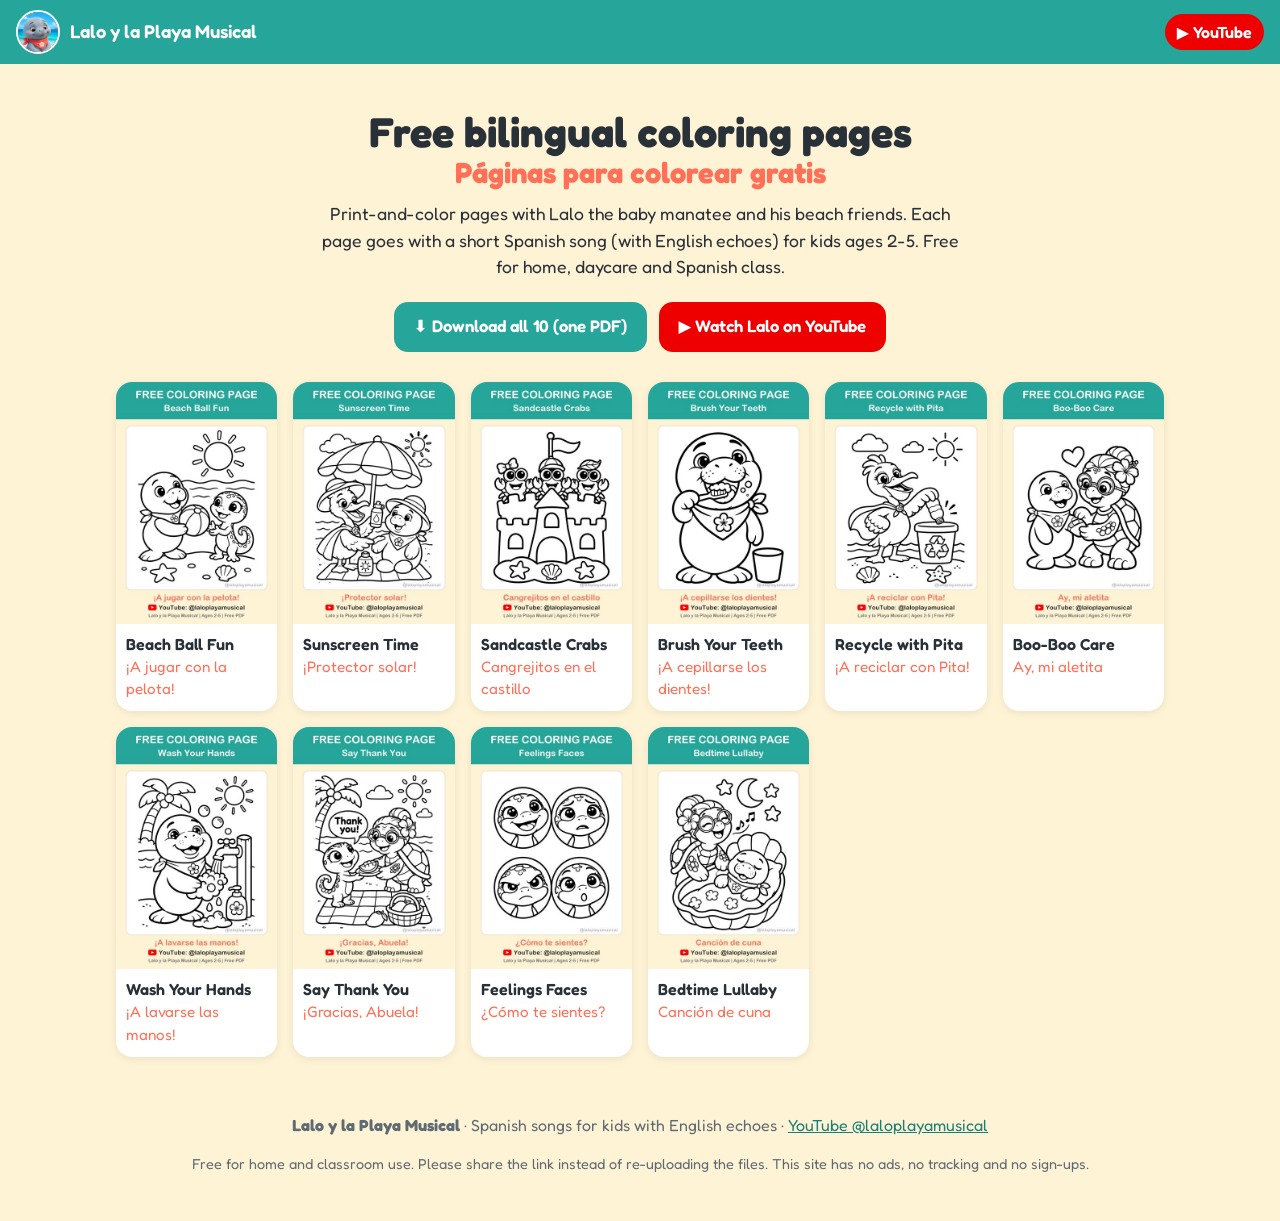
<file: index.html>
<!doctype html>
<html lang="en">
<head>
<meta charset="utf-8">
<meta name="viewport" content="width=device-width, initial-scale=1">
<title>Free Bilingual Coloring Pages for Kids (Spanish + English) | Lalo y la Playa Musical</title>
<meta name="description" content="Free bilingual coloring pages for toddlers and preschoolers. Print Spanish + English pages with Lalo the baby manatee and sing along with his songs on YouTube.">
<meta name="keywords" content="free coloring pages, bilingual printables, Spanish for toddlers, preschool Spanish, páginas para colorear, canciones infantiles, Lalo y la Playa Musical">
<link rel="canonical" href="https://laloplayamusical.github.io/">
<meta property="og:type" content="website">
<meta property="og:site_name" content="Lalo y la Playa Musical">
<meta property="og:title" content="Free Bilingual Coloring Pages for Kids (Spanish + English) | Lalo y la Playa Musical">
<meta property="og:description" content="Free bilingual coloring pages for toddlers and preschoolers. Print Spanish + English pages with Lalo the baby manatee and sing along with his songs on YouTube.">
<meta property="og:url" content="https://laloplayamusical.github.io/">
<meta property="og:image" content="https://laloplayamusical.github.io/img/pin-01-beach-ball.jpg">
<meta name="twitter:card" content="summary_large_image">

<link rel="icon" href="/img/favicon.png">
<link rel="alternate" type="application/rss+xml" title="Lalo y la Playa Musical printables" href="/feed.xml">
<link rel="stylesheet" href="/style.css">

</head>
<body>
<header class="top"><a class="logo" href="/"><img src="/img/lalo-avatar.png" alt="Lalo the baby manatee" width="44" height="44">Lalo y la Playa Musical</a>
<a class="yt" href="https://www.youtube.com/@laloplayamusical" rel="noopener">▶ YouTube</a></header>
<main>
<section class="hero">
<h1>Free bilingual coloring pages <span>Páginas para colorear gratis</span></h1>
<p>Print-and-color pages with Lalo the baby manatee and his beach friends. Each page goes with a short
Spanish song (with English echoes) for kids ages 2-5. Free for home, daycare and Spanish class.</p>
<a class="btn" href="/pdf/lalo-coloring-pack-all-10.pdf" download>⬇ Download all 10 (one PDF)</a>
<a class="btn red" href="https://www.youtube.com/@laloplayamusical" rel="noopener">▶ Watch Lalo on YouTube</a>
</section>
<div class="cards"><a class="card" href="/coloring/beach-ball/"><img src="/img/thumb-01-beach-ball.jpg" alt="Beach Ball Fun coloring page - ¡A jugar con la pelota!" loading="lazy" width="400" height="600">
<span class="en">Beach Ball Fun</span><span class="es">¡A jugar con la pelota!</span></a><a class="card" href="/coloring/sunscreen/"><img src="/img/thumb-02-sunscreen.jpg" alt="Sunscreen Time coloring page - ¡Protector solar!" loading="lazy" width="400" height="600">
<span class="en">Sunscreen Time</span><span class="es">¡Protector solar!</span></a><a class="card" href="/coloring/sandcastle-crabs/"><img src="/img/thumb-03-sandcastle-crabs.jpg" alt="Sandcastle Crabs coloring page - Cangrejitos en el castillo" loading="lazy" width="400" height="600">
<span class="en">Sandcastle Crabs</span><span class="es">Cangrejitos en el castillo</span></a><a class="card" href="/coloring/brush-teeth/"><img src="/img/thumb-04-brush-teeth.jpg" alt="Brush Your Teeth coloring page - ¡A cepillarse los dientes!" loading="lazy" width="400" height="600">
<span class="en">Brush Your Teeth</span><span class="es">¡A cepillarse los dientes!</span></a><a class="card" href="/coloring/recycle/"><img src="/img/thumb-05-recycle.jpg" alt="Recycle with Pita coloring page - ¡A reciclar con Pita!" loading="lazy" width="400" height="600">
<span class="en">Recycle with Pita</span><span class="es">¡A reciclar con Pita!</span></a><a class="card" href="/coloring/boo-boo/"><img src="/img/thumb-06-boo-boo.jpg" alt="Boo-Boo Care coloring page - Ay, mi aletita" loading="lazy" width="400" height="600">
<span class="en">Boo-Boo Care</span><span class="es">Ay, mi aletita</span></a><a class="card" href="/coloring/wash-hands/"><img src="/img/thumb-07-wash-hands.jpg" alt="Wash Your Hands coloring page - ¡A lavarse las manos!" loading="lazy" width="400" height="600">
<span class="en">Wash Your Hands</span><span class="es">¡A lavarse las manos!</span></a><a class="card" href="/coloring/thank-you/"><img src="/img/thumb-08-thank-you.jpg" alt="Say Thank You coloring page - ¡Gracias, Abuela!" loading="lazy" width="400" height="600">
<span class="en">Say Thank You</span><span class="es">¡Gracias, Abuela!</span></a><a class="card" href="/coloring/feelings/"><img src="/img/thumb-09-feelings.jpg" alt="Feelings Faces coloring page - ¿Cómo te sientes?" loading="lazy" width="400" height="600">
<span class="en">Feelings Faces</span><span class="es">¿Cómo te sientes?</span></a><a class="card" href="/coloring/bedtime/"><img src="/img/thumb-10-bedtime.jpg" alt="Bedtime Lullaby coloring page - Canción de cuna" loading="lazy" width="400" height="600">
<span class="en">Bedtime Lullaby</span><span class="es">Canción de cuna</span></a></div>
</main>
<footer>
<p><b>Lalo y la Playa Musical</b> · Spanish songs for kids with English echoes · <a href="https://www.youtube.com/@laloplayamusical" rel="noopener">YouTube @laloplayamusical</a></p>
<p class="small">Free for home and classroom use. Please share the link instead of re-uploading the files.
This site has no ads, no tracking and no sign-ups.</p>
</footer>
</body>
</html>
</file>
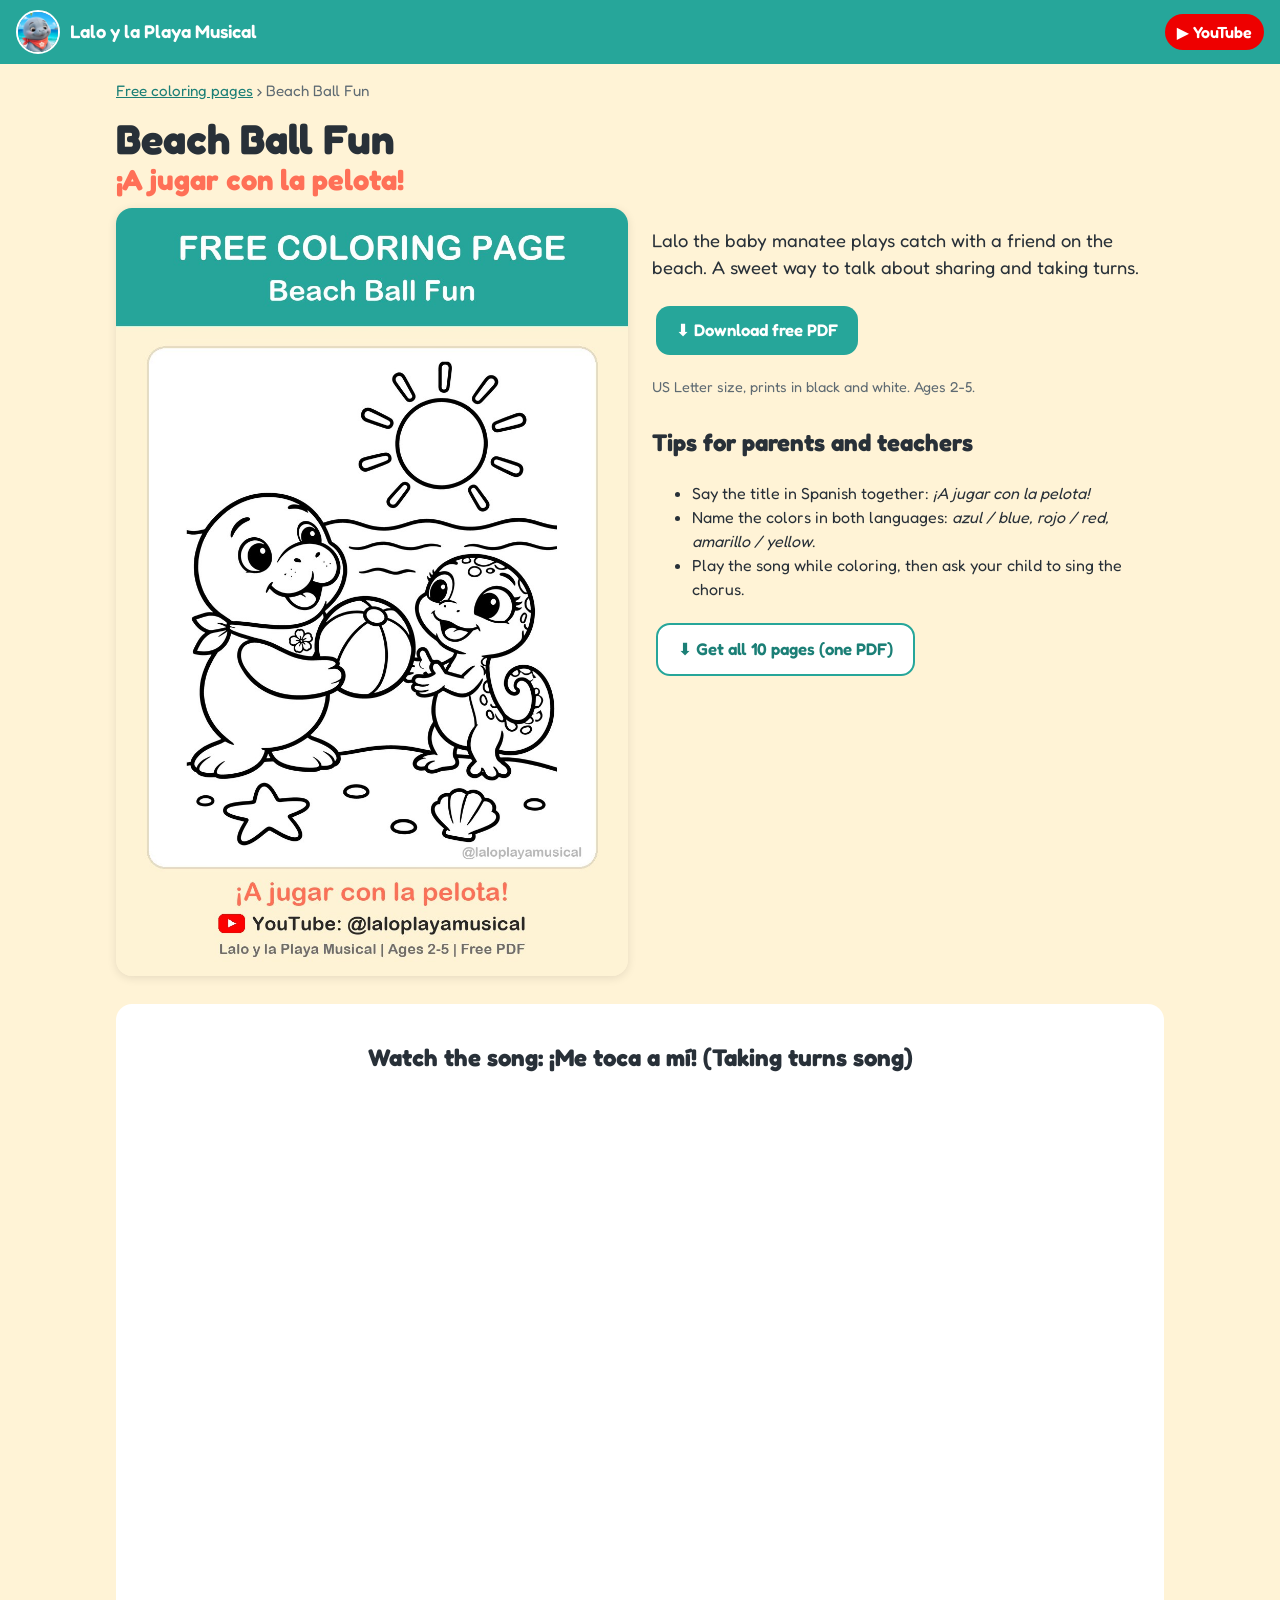
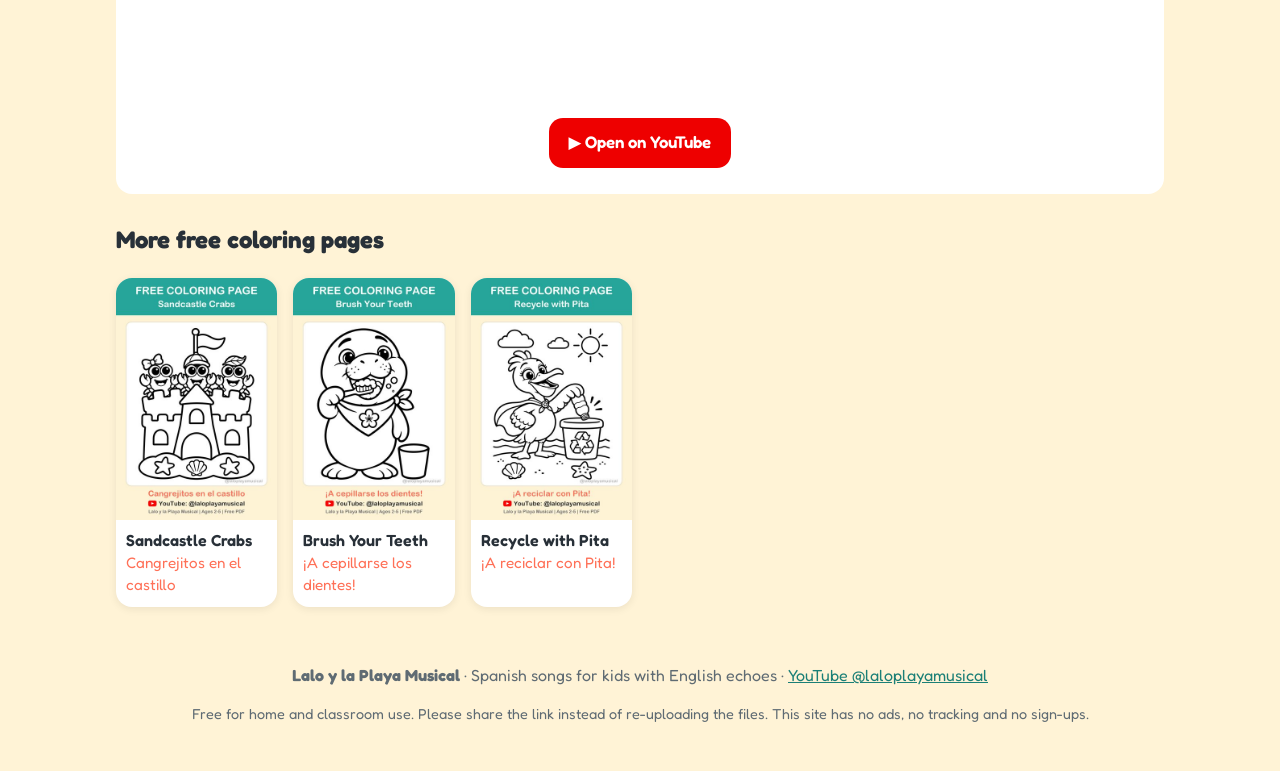
<file: coloring/beach-ball/index.html>
<!doctype html>
<html lang="en">
<head>
<meta charset="utf-8">
<meta name="viewport" content="width=device-width, initial-scale=1">
<title>Beach Ball Fun Free Coloring Page (Spanish + English) | Lalo y la Playa Musical</title>
<meta name="description" content="Free printable beach ball fun coloring page for toddlers and preschoolers, ages 2-5. ¡A jugar con la pelota!. Lalo the baby manatee plays catch with a friend on the beach. A sweet way to talk about sharing and taking turns.">
<meta name="keywords" content="free coloring pages, bilingual printables, Spanish for toddlers, preschool Spanish, páginas para colorear, canciones infantiles, Lalo y la Playa Musical">
<link rel="canonical" href="https://laloplayamusical.github.io/coloring/beach-ball/">
<meta property="og:type" content="website">
<meta property="og:site_name" content="Lalo y la Playa Musical">
<meta property="og:title" content="Beach Ball Fun Free Coloring Page (Spanish + English) | Lalo y la Playa Musical">
<meta property="og:description" content="Free printable beach ball fun coloring page for toddlers and preschoolers, ages 2-5. ¡A jugar con la pelota!. Lalo the baby manatee plays catch with a friend on the beach. A sweet way to talk about sharing and taking turns.">
<meta property="og:url" content="https://laloplayamusical.github.io/coloring/beach-ball/">
<meta property="og:image" content="https://laloplayamusical.github.io/img/pin-01-beach-ball.jpg">
<meta name="twitter:card" content="summary_large_image">

<link rel="icon" href="/img/favicon.png">
<link rel="alternate" type="application/rss+xml" title="Lalo y la Playa Musical printables" href="/feed.xml">
<link rel="stylesheet" href="/style.css">
<script type="application/ld+json">{"@context": "https://schema.org", "@type": "LearningResource", "name": "Beach Ball Fun coloring page - ¡A jugar con la pelota!", "description": "Lalo the baby manatee plays catch with a friend on the beach. A sweet way to talk about sharing and taking turns.", "url": "https://laloplayamusical.github.io/coloring/beach-ball/", "image": "https://laloplayamusical.github.io/img/pin-01-beach-ball.jpg", "isAccessibleForFree": true, "inLanguage": ["es", "en"], "learningResourceType": "Coloring page", "typicalAgeRange": "2-5", "educationalLevel": "Preschool", "publisher": {"@type": "Organization", "name": "Lalo y la Playa Musical", "sameAs": ["https://www.youtube.com/@laloplayamusical"]}}</script>
</head>
<body>
<header class="top"><a class="logo" href="/"><img src="/img/lalo-avatar.png" alt="Lalo the baby manatee" width="44" height="44">Lalo y la Playa Musical</a>
<a class="yt" href="https://www.youtube.com/@laloplayamusical" rel="noopener">▶ YouTube</a></header>
<main class="detail">
<nav class="crumbs"><a href="/">Free coloring pages</a> › Beach Ball Fun</nav>
<h1>Beach Ball Fun <span>¡A jugar con la pelota!</span></h1>
<div class="grid2">
<img class="preview" src="/img/pin-01-beach-ball.jpg" alt="Beach Ball Fun coloring page with Lalo the baby manatee - ¡A jugar con la pelota!" width="1000" height="1500">
<div>
<p class="lead">Lalo the baby manatee plays catch with a friend on the beach. A sweet way to talk about sharing and taking turns.</p>
<a class="btn" href="/pdf/lalo-coloring-01-beach-ball.pdf" download>⬇ Download free PDF</a>
<p class="small">US Letter size, prints in black and white. Ages 2-5.</p>
<h2>Tips for parents and teachers</h2>
<ul>
<li>Say the title in Spanish together: <i>¡A jugar con la pelota!</i></li>
<li>Name the colors in both languages: <i>azul / blue, rojo / red, amarillo / yellow</i>.</li>
<li>Play the song while coloring, then ask your child to sing the chorus.</li>
</ul>
<a class="btn ghost" href="/pdf/lalo-coloring-pack-all-10.pdf" download>⬇ Get all 10 pages (one PDF)</a>
</div>
</div>
<section class="video"><h2>Watch the song: ¡Me toca a mí! (Taking turns song)</h2>
<div class="short"><iframe src="https://www.youtube-nocookie.com/embed/PmBy1onZiYs" title="¡Me toca a mí! (Taking turns song)" loading="lazy"
allow="accelerometer; encrypted-media; gyroscope; picture-in-picture" allowfullscreen></iframe></div>
<a class="btn red" href="https://youtube.com/shorts/PmBy1onZiYs" rel="noopener">▶ Open on YouTube</a></section>
<h2>More free coloring pages</h2>
<div class="cards"><a class="card" href="/coloring/sandcastle-crabs/"><img src="/img/thumb-03-sandcastle-crabs.jpg" alt="Sandcastle Crabs coloring page - Cangrejitos en el castillo" loading="lazy" width="400" height="600">
<span class="en">Sandcastle Crabs</span><span class="es">Cangrejitos en el castillo</span></a><a class="card" href="/coloring/brush-teeth/"><img src="/img/thumb-04-brush-teeth.jpg" alt="Brush Your Teeth coloring page - ¡A cepillarse los dientes!" loading="lazy" width="400" height="600">
<span class="en">Brush Your Teeth</span><span class="es">¡A cepillarse los dientes!</span></a><a class="card" href="/coloring/recycle/"><img src="/img/thumb-05-recycle.jpg" alt="Recycle with Pita coloring page - ¡A reciclar con Pita!" loading="lazy" width="400" height="600">
<span class="en">Recycle with Pita</span><span class="es">¡A reciclar con Pita!</span></a></div>
</main>
<footer>
<p><b>Lalo y la Playa Musical</b> · Spanish songs for kids with English echoes · <a href="https://www.youtube.com/@laloplayamusical" rel="noopener">YouTube @laloplayamusical</a></p>
<p class="small">Free for home and classroom use. Please share the link instead of re-uploading the files.
This site has no ads, no tracking and no sign-ups.</p>
</footer>
</body>
</html>
</file>
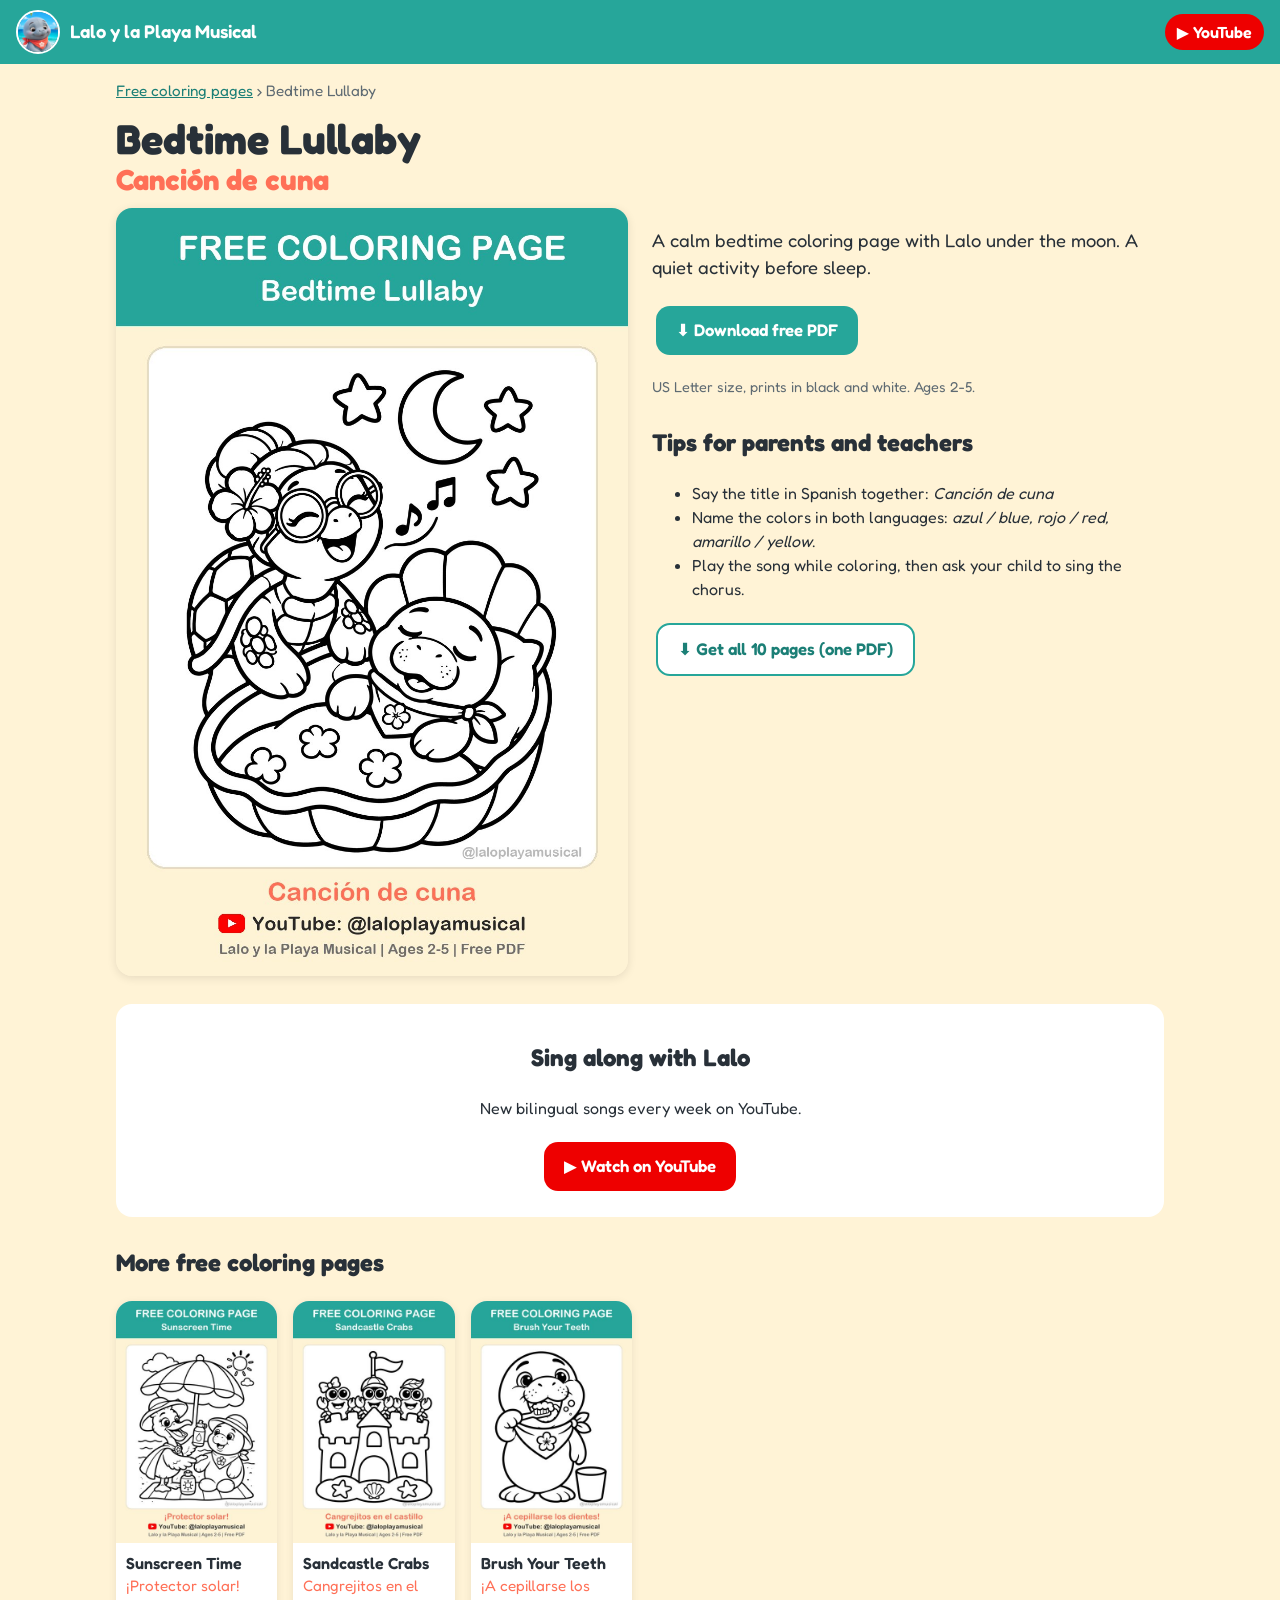
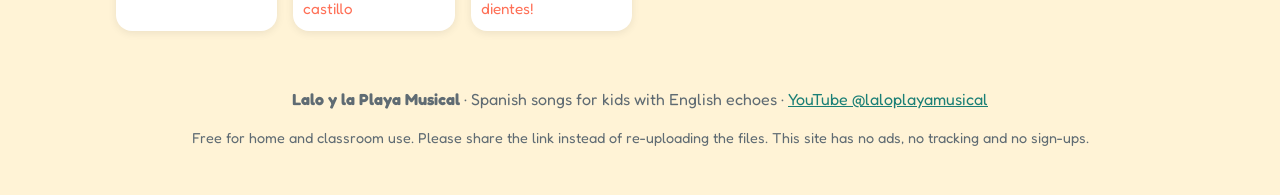
<file: coloring/bedtime/index.html>
<!doctype html>
<html lang="en">
<head>
<meta charset="utf-8">
<meta name="viewport" content="width=device-width, initial-scale=1">
<title>Bedtime Lullaby Free Coloring Page (Spanish + English) | Lalo y la Playa Musical</title>
<meta name="description" content="Free printable bedtime lullaby coloring page for toddlers and preschoolers, ages 2-5. Canción de cuna. A calm bedtime coloring page with Lalo under the moon. A quiet activity before sleep.">
<meta name="keywords" content="free coloring pages, bilingual printables, Spanish for toddlers, preschool Spanish, páginas para colorear, canciones infantiles, Lalo y la Playa Musical">
<link rel="canonical" href="https://laloplayamusical.github.io/coloring/bedtime/">
<meta property="og:type" content="website">
<meta property="og:site_name" content="Lalo y la Playa Musical">
<meta property="og:title" content="Bedtime Lullaby Free Coloring Page (Spanish + English) | Lalo y la Playa Musical">
<meta property="og:description" content="Free printable bedtime lullaby coloring page for toddlers and preschoolers, ages 2-5. Canción de cuna. A calm bedtime coloring page with Lalo under the moon. A quiet activity before sleep.">
<meta property="og:url" content="https://laloplayamusical.github.io/coloring/bedtime/">
<meta property="og:image" content="https://laloplayamusical.github.io/img/pin-10-bedtime.jpg">
<meta name="twitter:card" content="summary_large_image">

<link rel="icon" href="/img/favicon.png">
<link rel="alternate" type="application/rss+xml" title="Lalo y la Playa Musical printables" href="/feed.xml">
<link rel="stylesheet" href="/style.css">
<script type="application/ld+json">{"@context": "https://schema.org", "@type": "LearningResource", "name": "Bedtime Lullaby coloring page - Canción de cuna", "description": "A calm bedtime coloring page with Lalo under the moon. A quiet activity before sleep.", "url": "https://laloplayamusical.github.io/coloring/bedtime/", "image": "https://laloplayamusical.github.io/img/pin-10-bedtime.jpg", "isAccessibleForFree": true, "inLanguage": ["es", "en"], "learningResourceType": "Coloring page", "typicalAgeRange": "2-5", "educationalLevel": "Preschool", "publisher": {"@type": "Organization", "name": "Lalo y la Playa Musical", "sameAs": ["https://www.youtube.com/@laloplayamusical"]}}</script>
</head>
<body>
<header class="top"><a class="logo" href="/"><img src="/img/lalo-avatar.png" alt="Lalo the baby manatee" width="44" height="44">Lalo y la Playa Musical</a>
<a class="yt" href="https://www.youtube.com/@laloplayamusical" rel="noopener">▶ YouTube</a></header>
<main class="detail">
<nav class="crumbs"><a href="/">Free coloring pages</a> › Bedtime Lullaby</nav>
<h1>Bedtime Lullaby <span>Canción de cuna</span></h1>
<div class="grid2">
<img class="preview" src="/img/pin-10-bedtime.jpg" alt="Bedtime Lullaby coloring page with Lalo the baby manatee - Canción de cuna" width="1000" height="1500">
<div>
<p class="lead">A calm bedtime coloring page with Lalo under the moon. A quiet activity before sleep.</p>
<a class="btn" href="/pdf/lalo-coloring-10-bedtime.pdf" download>⬇ Download free PDF</a>
<p class="small">US Letter size, prints in black and white. Ages 2-5.</p>
<h2>Tips for parents and teachers</h2>
<ul>
<li>Say the title in Spanish together: <i>Canción de cuna</i></li>
<li>Name the colors in both languages: <i>azul / blue, rojo / red, amarillo / yellow</i>.</li>
<li>Play the song while coloring, then ask your child to sing the chorus.</li>
</ul>
<a class="btn ghost" href="/pdf/lalo-coloring-pack-all-10.pdf" download>⬇ Get all 10 pages (one PDF)</a>
</div>
</div>
<section class="video none"><h2>Sing along with Lalo</h2>
<p>New bilingual songs every week on YouTube.</p>
<a class="btn red" href="https://www.youtube.com/@laloplayamusical" rel="noopener">▶ Watch on YouTube</a></section>
<h2>More free coloring pages</h2>
<div class="cards"><a class="card" href="/coloring/sunscreen/"><img src="/img/thumb-02-sunscreen.jpg" alt="Sunscreen Time coloring page - ¡Protector solar!" loading="lazy" width="400" height="600">
<span class="en">Sunscreen Time</span><span class="es">¡Protector solar!</span></a><a class="card" href="/coloring/sandcastle-crabs/"><img src="/img/thumb-03-sandcastle-crabs.jpg" alt="Sandcastle Crabs coloring page - Cangrejitos en el castillo" loading="lazy" width="400" height="600">
<span class="en">Sandcastle Crabs</span><span class="es">Cangrejitos en el castillo</span></a><a class="card" href="/coloring/brush-teeth/"><img src="/img/thumb-04-brush-teeth.jpg" alt="Brush Your Teeth coloring page - ¡A cepillarse los dientes!" loading="lazy" width="400" height="600">
<span class="en">Brush Your Teeth</span><span class="es">¡A cepillarse los dientes!</span></a></div>
</main>
<footer>
<p><b>Lalo y la Playa Musical</b> · Spanish songs for kids with English echoes · <a href="https://www.youtube.com/@laloplayamusical" rel="noopener">YouTube @laloplayamusical</a></p>
<p class="small">Free for home and classroom use. Please share the link instead of re-uploading the files.
This site has no ads, no tracking and no sign-ups.</p>
</footer>
</body>
</html>
</file>
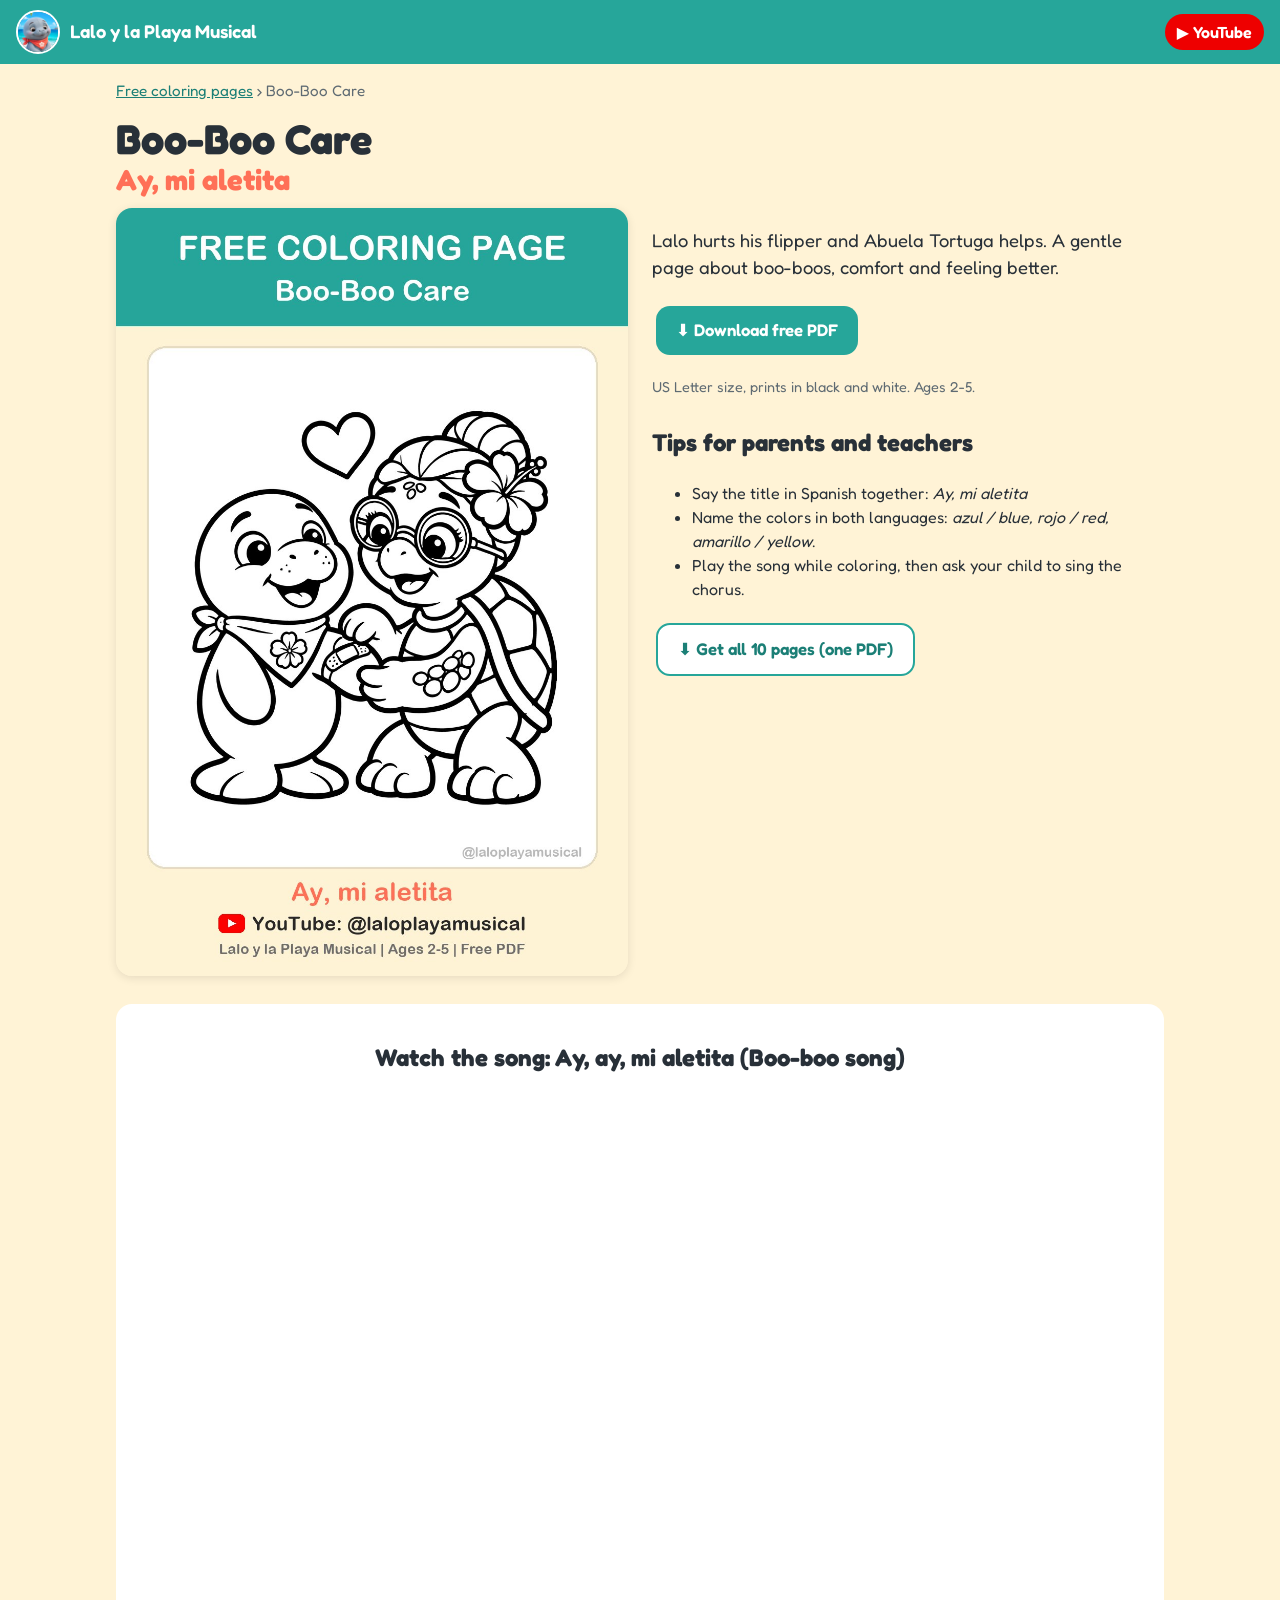
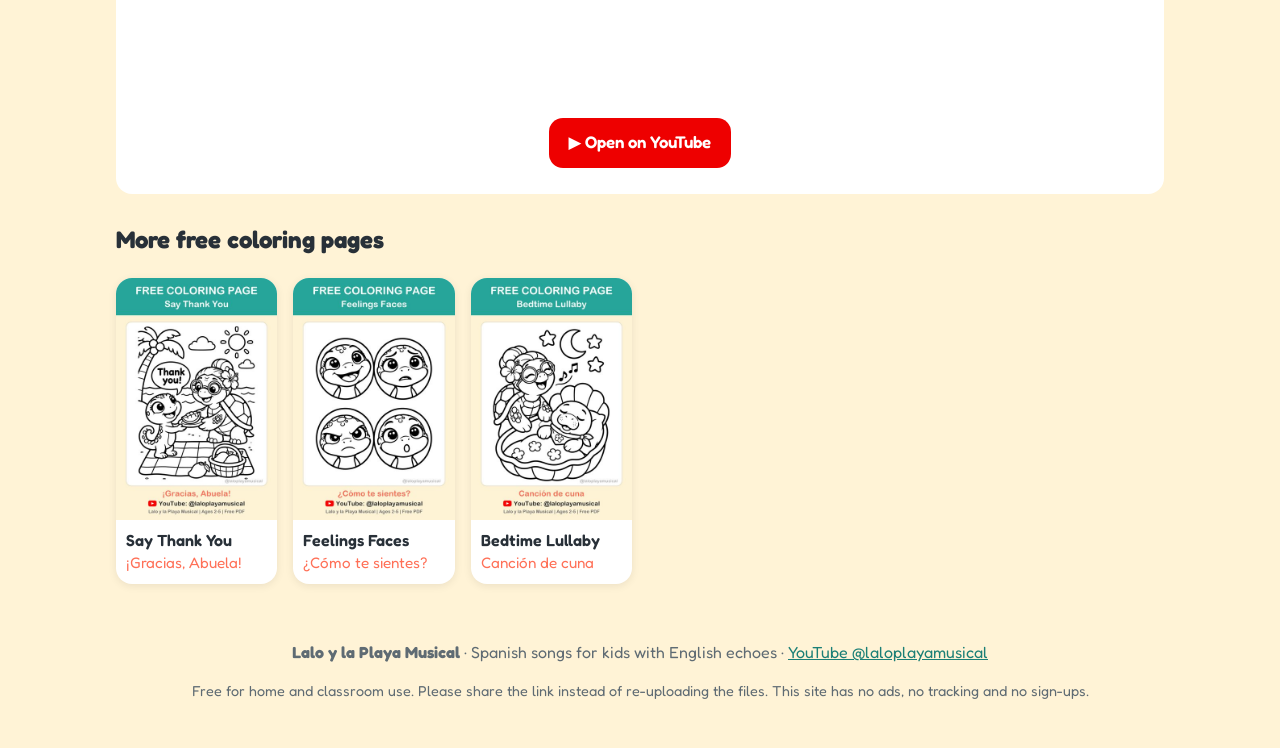
<file: coloring/boo-boo/index.html>
<!doctype html>
<html lang="en">
<head>
<meta charset="utf-8">
<meta name="viewport" content="width=device-width, initial-scale=1">
<title>Boo-Boo Care Free Coloring Page (Spanish + English) | Lalo y la Playa Musical</title>
<meta name="description" content="Free printable boo-boo care coloring page for toddlers and preschoolers, ages 2-5. Ay, mi aletita. Lalo hurts his flipper and Abuela Tortuga helps. A gentle page about boo-boos, comfort and feeling better.">
<meta name="keywords" content="free coloring pages, bilingual printables, Spanish for toddlers, preschool Spanish, páginas para colorear, canciones infantiles, Lalo y la Playa Musical">
<link rel="canonical" href="https://laloplayamusical.github.io/coloring/boo-boo/">
<meta property="og:type" content="website">
<meta property="og:site_name" content="Lalo y la Playa Musical">
<meta property="og:title" content="Boo-Boo Care Free Coloring Page (Spanish + English) | Lalo y la Playa Musical">
<meta property="og:description" content="Free printable boo-boo care coloring page for toddlers and preschoolers, ages 2-5. Ay, mi aletita. Lalo hurts his flipper and Abuela Tortuga helps. A gentle page about boo-boos, comfort and feeling better.">
<meta property="og:url" content="https://laloplayamusical.github.io/coloring/boo-boo/">
<meta property="og:image" content="https://laloplayamusical.github.io/img/pin-06-boo-boo.jpg">
<meta name="twitter:card" content="summary_large_image">

<link rel="icon" href="/img/favicon.png">
<link rel="alternate" type="application/rss+xml" title="Lalo y la Playa Musical printables" href="/feed.xml">
<link rel="stylesheet" href="/style.css">
<script type="application/ld+json">{"@context": "https://schema.org", "@type": "LearningResource", "name": "Boo-Boo Care coloring page - Ay, mi aletita", "description": "Lalo hurts his flipper and Abuela Tortuga helps. A gentle page about boo-boos, comfort and feeling better.", "url": "https://laloplayamusical.github.io/coloring/boo-boo/", "image": "https://laloplayamusical.github.io/img/pin-06-boo-boo.jpg", "isAccessibleForFree": true, "inLanguage": ["es", "en"], "learningResourceType": "Coloring page", "typicalAgeRange": "2-5", "educationalLevel": "Preschool", "publisher": {"@type": "Organization", "name": "Lalo y la Playa Musical", "sameAs": ["https://www.youtube.com/@laloplayamusical"]}}</script>
</head>
<body>
<header class="top"><a class="logo" href="/"><img src="/img/lalo-avatar.png" alt="Lalo the baby manatee" width="44" height="44">Lalo y la Playa Musical</a>
<a class="yt" href="https://www.youtube.com/@laloplayamusical" rel="noopener">▶ YouTube</a></header>
<main class="detail">
<nav class="crumbs"><a href="/">Free coloring pages</a> › Boo-Boo Care</nav>
<h1>Boo-Boo Care <span>Ay, mi aletita</span></h1>
<div class="grid2">
<img class="preview" src="/img/pin-06-boo-boo.jpg" alt="Boo-Boo Care coloring page with Lalo the baby manatee - Ay, mi aletita" width="1000" height="1500">
<div>
<p class="lead">Lalo hurts his flipper and Abuela Tortuga helps. A gentle page about boo-boos, comfort and feeling better.</p>
<a class="btn" href="/pdf/lalo-coloring-06-boo-boo.pdf" download>⬇ Download free PDF</a>
<p class="small">US Letter size, prints in black and white. Ages 2-5.</p>
<h2>Tips for parents and teachers</h2>
<ul>
<li>Say the title in Spanish together: <i>Ay, mi aletita</i></li>
<li>Name the colors in both languages: <i>azul / blue, rojo / red, amarillo / yellow</i>.</li>
<li>Play the song while coloring, then ask your child to sing the chorus.</li>
</ul>
<a class="btn ghost" href="/pdf/lalo-coloring-pack-all-10.pdf" download>⬇ Get all 10 pages (one PDF)</a>
</div>
</div>
<section class="video"><h2>Watch the song: Ay, ay, mi aletita (Boo-boo song)</h2>
<div class="short"><iframe src="https://www.youtube-nocookie.com/embed/1WzIF5veljk" title="Ay, ay, mi aletita (Boo-boo song)" loading="lazy"
allow="accelerometer; encrypted-media; gyroscope; picture-in-picture" allowfullscreen></iframe></div>
<a class="btn red" href="https://youtube.com/shorts/1WzIF5veljk" rel="noopener">▶ Open on YouTube</a></section>
<h2>More free coloring pages</h2>
<div class="cards"><a class="card" href="/coloring/thank-you/"><img src="/img/thumb-08-thank-you.jpg" alt="Say Thank You coloring page - ¡Gracias, Abuela!" loading="lazy" width="400" height="600">
<span class="en">Say Thank You</span><span class="es">¡Gracias, Abuela!</span></a><a class="card" href="/coloring/feelings/"><img src="/img/thumb-09-feelings.jpg" alt="Feelings Faces coloring page - ¿Cómo te sientes?" loading="lazy" width="400" height="600">
<span class="en">Feelings Faces</span><span class="es">¿Cómo te sientes?</span></a><a class="card" href="/coloring/bedtime/"><img src="/img/thumb-10-bedtime.jpg" alt="Bedtime Lullaby coloring page - Canción de cuna" loading="lazy" width="400" height="600">
<span class="en">Bedtime Lullaby</span><span class="es">Canción de cuna</span></a></div>
</main>
<footer>
<p><b>Lalo y la Playa Musical</b> · Spanish songs for kids with English echoes · <a href="https://www.youtube.com/@laloplayamusical" rel="noopener">YouTube @laloplayamusical</a></p>
<p class="small">Free for home and classroom use. Please share the link instead of re-uploading the files.
This site has no ads, no tracking and no sign-ups.</p>
</footer>
</body>
</html>
</file>
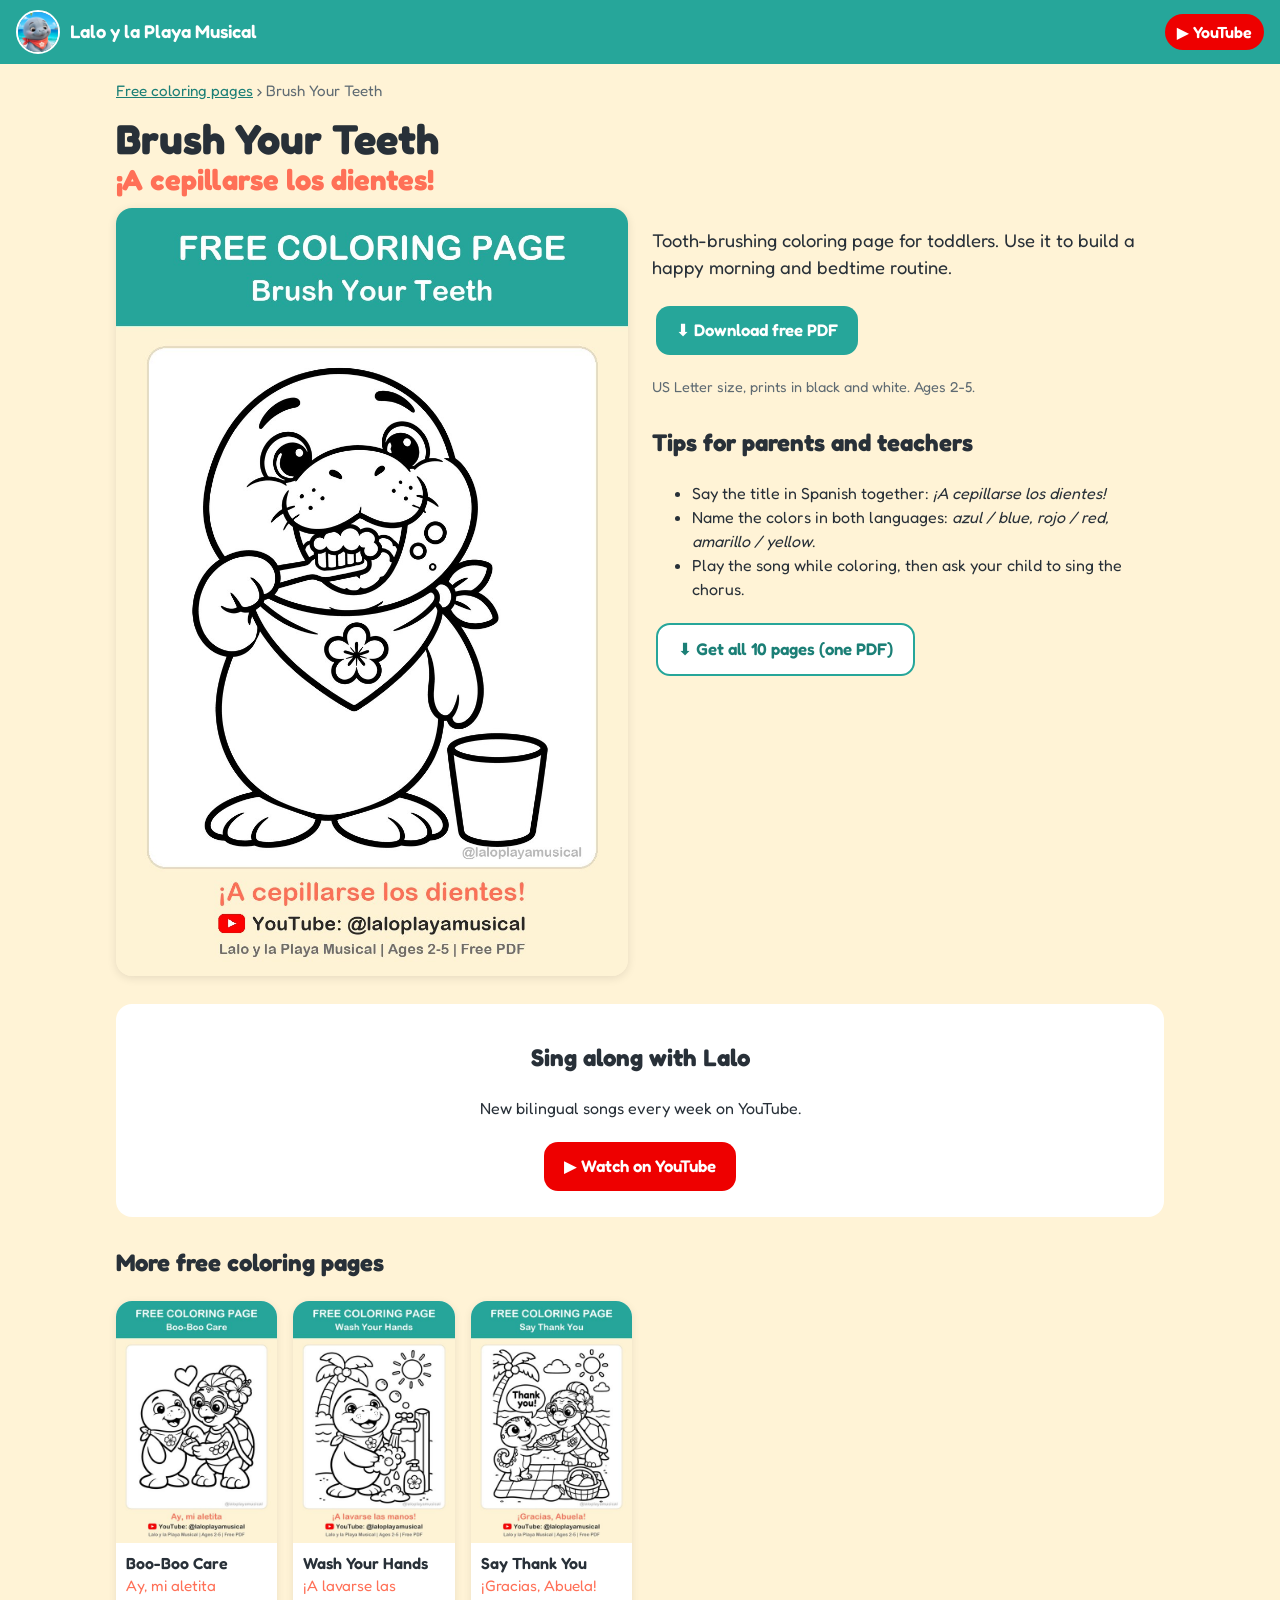
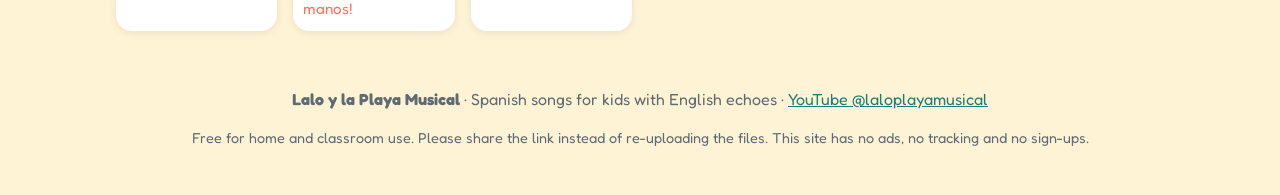
<file: coloring/brush-teeth/index.html>
<!doctype html>
<html lang="en">
<head>
<meta charset="utf-8">
<meta name="viewport" content="width=device-width, initial-scale=1">
<title>Brush Your Teeth Free Coloring Page (Spanish + English) | Lalo y la Playa Musical</title>
<meta name="description" content="Free printable brush your teeth coloring page for toddlers and preschoolers, ages 2-5. ¡A cepillarse los dientes!. Tooth-brushing coloring page for toddlers. Use it to build a happy morning and bedtime routine.">
<meta name="keywords" content="free coloring pages, bilingual printables, Spanish for toddlers, preschool Spanish, páginas para colorear, canciones infantiles, Lalo y la Playa Musical">
<link rel="canonical" href="https://laloplayamusical.github.io/coloring/brush-teeth/">
<meta property="og:type" content="website">
<meta property="og:site_name" content="Lalo y la Playa Musical">
<meta property="og:title" content="Brush Your Teeth Free Coloring Page (Spanish + English) | Lalo y la Playa Musical">
<meta property="og:description" content="Free printable brush your teeth coloring page for toddlers and preschoolers, ages 2-5. ¡A cepillarse los dientes!. Tooth-brushing coloring page for toddlers. Use it to build a happy morning and bedtime routine.">
<meta property="og:url" content="https://laloplayamusical.github.io/coloring/brush-teeth/">
<meta property="og:image" content="https://laloplayamusical.github.io/img/pin-04-brush-teeth.jpg">
<meta name="twitter:card" content="summary_large_image">

<link rel="icon" href="/img/favicon.png">
<link rel="alternate" type="application/rss+xml" title="Lalo y la Playa Musical printables" href="/feed.xml">
<link rel="stylesheet" href="/style.css">
<script type="application/ld+json">{"@context": "https://schema.org", "@type": "LearningResource", "name": "Brush Your Teeth coloring page - ¡A cepillarse los dientes!", "description": "Tooth-brushing coloring page for toddlers. Use it to build a happy morning and bedtime routine.", "url": "https://laloplayamusical.github.io/coloring/brush-teeth/", "image": "https://laloplayamusical.github.io/img/pin-04-brush-teeth.jpg", "isAccessibleForFree": true, "inLanguage": ["es", "en"], "learningResourceType": "Coloring page", "typicalAgeRange": "2-5", "educationalLevel": "Preschool", "publisher": {"@type": "Organization", "name": "Lalo y la Playa Musical", "sameAs": ["https://www.youtube.com/@laloplayamusical"]}}</script>
</head>
<body>
<header class="top"><a class="logo" href="/"><img src="/img/lalo-avatar.png" alt="Lalo the baby manatee" width="44" height="44">Lalo y la Playa Musical</a>
<a class="yt" href="https://www.youtube.com/@laloplayamusical" rel="noopener">▶ YouTube</a></header>
<main class="detail">
<nav class="crumbs"><a href="/">Free coloring pages</a> › Brush Your Teeth</nav>
<h1>Brush Your Teeth <span>¡A cepillarse los dientes!</span></h1>
<div class="grid2">
<img class="preview" src="/img/pin-04-brush-teeth.jpg" alt="Brush Your Teeth coloring page with Lalo the baby manatee - ¡A cepillarse los dientes!" width="1000" height="1500">
<div>
<p class="lead">Tooth-brushing coloring page for toddlers. Use it to build a happy morning and bedtime routine.</p>
<a class="btn" href="/pdf/lalo-coloring-04-brush-teeth.pdf" download>⬇ Download free PDF</a>
<p class="small">US Letter size, prints in black and white. Ages 2-5.</p>
<h2>Tips for parents and teachers</h2>
<ul>
<li>Say the title in Spanish together: <i>¡A cepillarse los dientes!</i></li>
<li>Name the colors in both languages: <i>azul / blue, rojo / red, amarillo / yellow</i>.</li>
<li>Play the song while coloring, then ask your child to sing the chorus.</li>
</ul>
<a class="btn ghost" href="/pdf/lalo-coloring-pack-all-10.pdf" download>⬇ Get all 10 pages (one PDF)</a>
</div>
</div>
<section class="video none"><h2>Sing along with Lalo</h2>
<p>New bilingual songs every week on YouTube.</p>
<a class="btn red" href="https://www.youtube.com/@laloplayamusical" rel="noopener">▶ Watch on YouTube</a></section>
<h2>More free coloring pages</h2>
<div class="cards"><a class="card" href="/coloring/boo-boo/"><img src="/img/thumb-06-boo-boo.jpg" alt="Boo-Boo Care coloring page - Ay, mi aletita" loading="lazy" width="400" height="600">
<span class="en">Boo-Boo Care</span><span class="es">Ay, mi aletita</span></a><a class="card" href="/coloring/wash-hands/"><img src="/img/thumb-07-wash-hands.jpg" alt="Wash Your Hands coloring page - ¡A lavarse las manos!" loading="lazy" width="400" height="600">
<span class="en">Wash Your Hands</span><span class="es">¡A lavarse las manos!</span></a><a class="card" href="/coloring/thank-you/"><img src="/img/thumb-08-thank-you.jpg" alt="Say Thank You coloring page - ¡Gracias, Abuela!" loading="lazy" width="400" height="600">
<span class="en">Say Thank You</span><span class="es">¡Gracias, Abuela!</span></a></div>
</main>
<footer>
<p><b>Lalo y la Playa Musical</b> · Spanish songs for kids with English echoes · <a href="https://www.youtube.com/@laloplayamusical" rel="noopener">YouTube @laloplayamusical</a></p>
<p class="small">Free for home and classroom use. Please share the link instead of re-uploading the files.
This site has no ads, no tracking and no sign-ups.</p>
</footer>
</body>
</html>
</file>
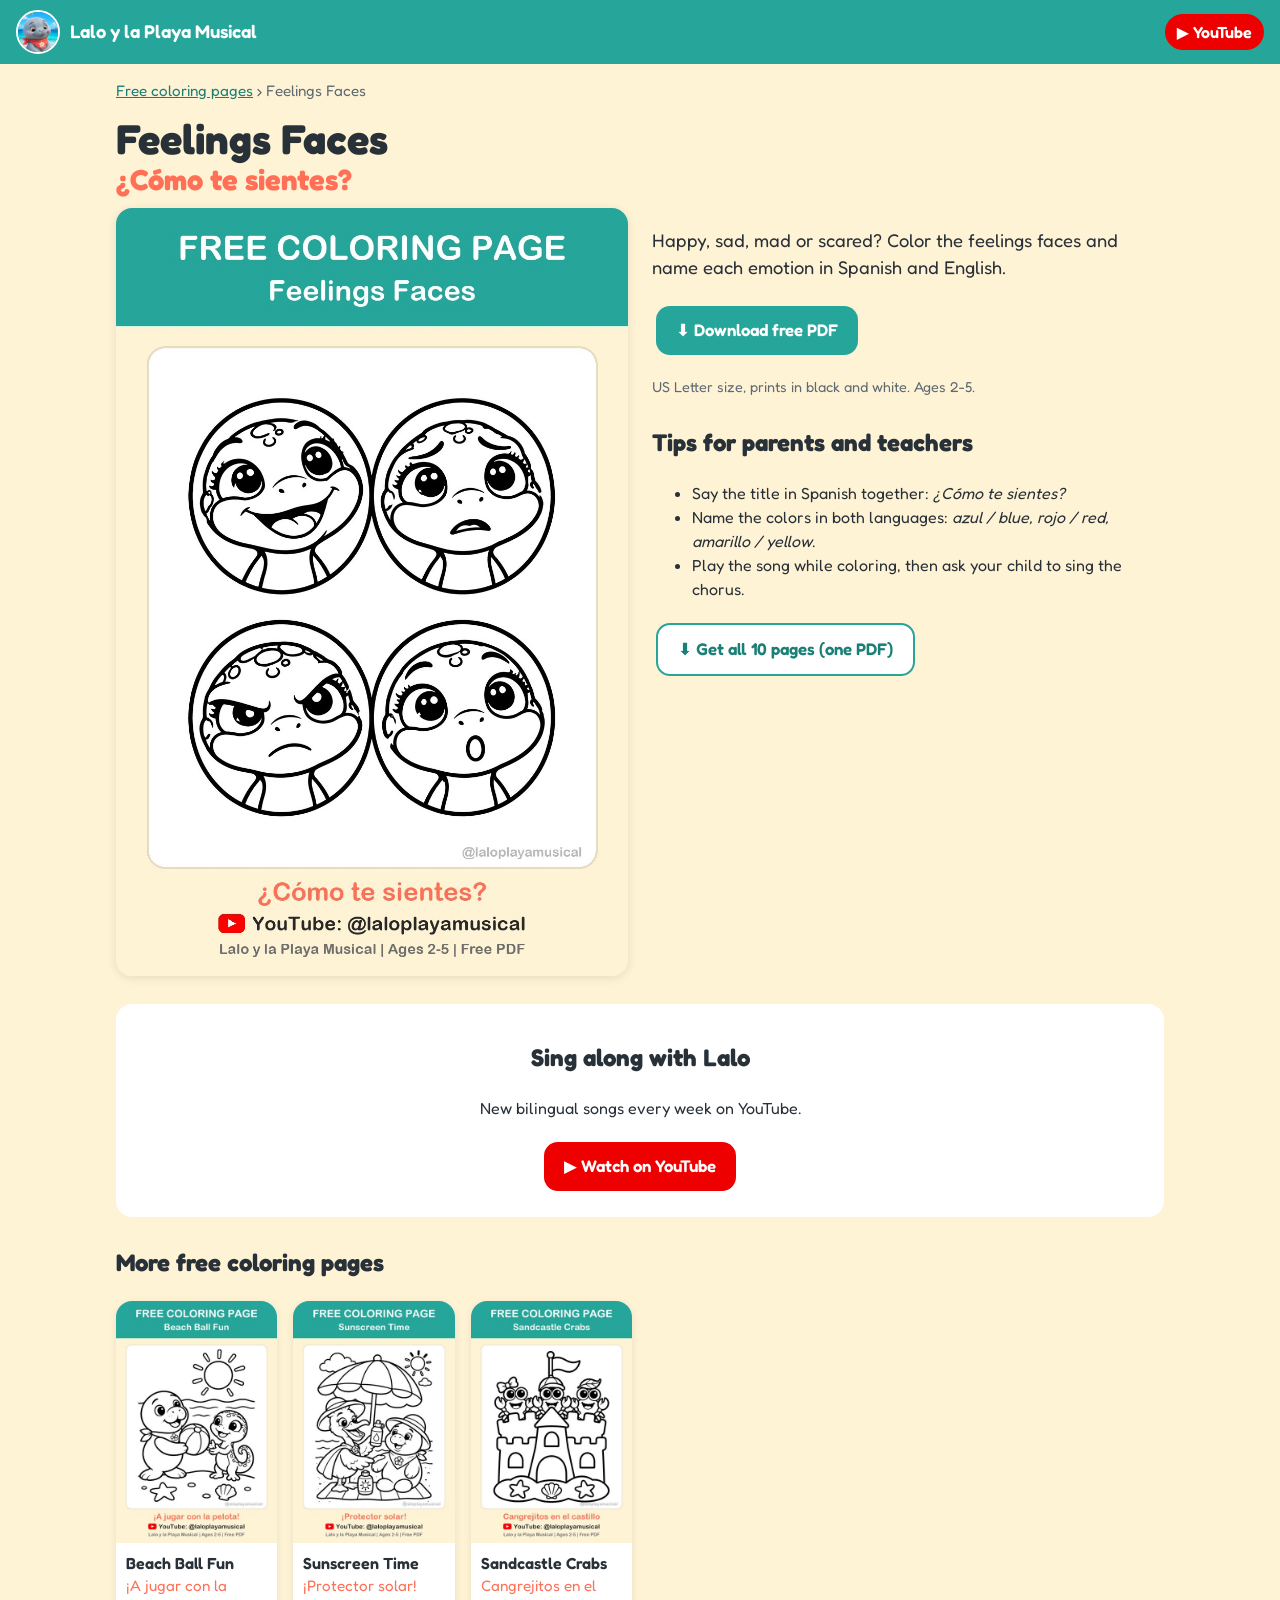
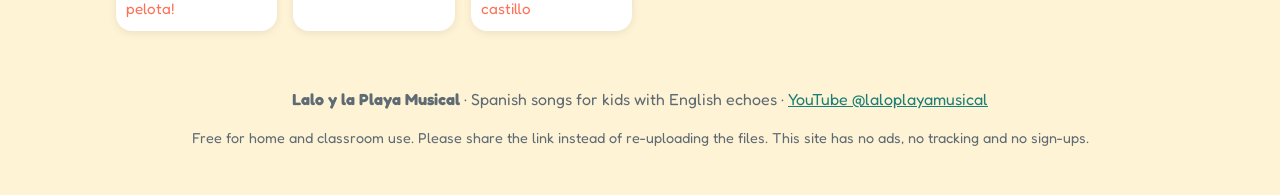
<file: coloring/feelings/index.html>
<!doctype html>
<html lang="en">
<head>
<meta charset="utf-8">
<meta name="viewport" content="width=device-width, initial-scale=1">
<title>Feelings Faces Free Coloring Page (Spanish + English) | Lalo y la Playa Musical</title>
<meta name="description" content="Free printable feelings faces coloring page for toddlers and preschoolers, ages 2-5. ¿Cómo te sientes?. Happy, sad, mad or scared? Color the feelings faces and name each emotion in Spanish and English.">
<meta name="keywords" content="free coloring pages, bilingual printables, Spanish for toddlers, preschool Spanish, páginas para colorear, canciones infantiles, Lalo y la Playa Musical">
<link rel="canonical" href="https://laloplayamusical.github.io/coloring/feelings/">
<meta property="og:type" content="website">
<meta property="og:site_name" content="Lalo y la Playa Musical">
<meta property="og:title" content="Feelings Faces Free Coloring Page (Spanish + English) | Lalo y la Playa Musical">
<meta property="og:description" content="Free printable feelings faces coloring page for toddlers and preschoolers, ages 2-5. ¿Cómo te sientes?. Happy, sad, mad or scared? Color the feelings faces and name each emotion in Spanish and English.">
<meta property="og:url" content="https://laloplayamusical.github.io/coloring/feelings/">
<meta property="og:image" content="https://laloplayamusical.github.io/img/pin-09-feelings.jpg">
<meta name="twitter:card" content="summary_large_image">

<link rel="icon" href="/img/favicon.png">
<link rel="alternate" type="application/rss+xml" title="Lalo y la Playa Musical printables" href="/feed.xml">
<link rel="stylesheet" href="/style.css">
<script type="application/ld+json">{"@context": "https://schema.org", "@type": "LearningResource", "name": "Feelings Faces coloring page - ¿Cómo te sientes?", "description": "Happy, sad, mad or scared? Color the feelings faces and name each emotion in Spanish and English.", "url": "https://laloplayamusical.github.io/coloring/feelings/", "image": "https://laloplayamusical.github.io/img/pin-09-feelings.jpg", "isAccessibleForFree": true, "inLanguage": ["es", "en"], "learningResourceType": "Coloring page", "typicalAgeRange": "2-5", "educationalLevel": "Preschool", "publisher": {"@type": "Organization", "name": "Lalo y la Playa Musical", "sameAs": ["https://www.youtube.com/@laloplayamusical"]}}</script>
</head>
<body>
<header class="top"><a class="logo" href="/"><img src="/img/lalo-avatar.png" alt="Lalo the baby manatee" width="44" height="44">Lalo y la Playa Musical</a>
<a class="yt" href="https://www.youtube.com/@laloplayamusical" rel="noopener">▶ YouTube</a></header>
<main class="detail">
<nav class="crumbs"><a href="/">Free coloring pages</a> › Feelings Faces</nav>
<h1>Feelings Faces <span>¿Cómo te sientes?</span></h1>
<div class="grid2">
<img class="preview" src="/img/pin-09-feelings.jpg" alt="Feelings Faces coloring page with Lalo the baby manatee - ¿Cómo te sientes?" width="1000" height="1500">
<div>
<p class="lead">Happy, sad, mad or scared? Color the feelings faces and name each emotion in Spanish and English.</p>
<a class="btn" href="/pdf/lalo-coloring-09-feelings.pdf" download>⬇ Download free PDF</a>
<p class="small">US Letter size, prints in black and white. Ages 2-5.</p>
<h2>Tips for parents and teachers</h2>
<ul>
<li>Say the title in Spanish together: <i>¿Cómo te sientes?</i></li>
<li>Name the colors in both languages: <i>azul / blue, rojo / red, amarillo / yellow</i>.</li>
<li>Play the song while coloring, then ask your child to sing the chorus.</li>
</ul>
<a class="btn ghost" href="/pdf/lalo-coloring-pack-all-10.pdf" download>⬇ Get all 10 pages (one PDF)</a>
</div>
</div>
<section class="video none"><h2>Sing along with Lalo</h2>
<p>New bilingual songs every week on YouTube.</p>
<a class="btn red" href="https://www.youtube.com/@laloplayamusical" rel="noopener">▶ Watch on YouTube</a></section>
<h2>More free coloring pages</h2>
<div class="cards"><a class="card" href="/coloring/beach-ball/"><img src="/img/thumb-01-beach-ball.jpg" alt="Beach Ball Fun coloring page - ¡A jugar con la pelota!" loading="lazy" width="400" height="600">
<span class="en">Beach Ball Fun</span><span class="es">¡A jugar con la pelota!</span></a><a class="card" href="/coloring/sunscreen/"><img src="/img/thumb-02-sunscreen.jpg" alt="Sunscreen Time coloring page - ¡Protector solar!" loading="lazy" width="400" height="600">
<span class="en">Sunscreen Time</span><span class="es">¡Protector solar!</span></a><a class="card" href="/coloring/sandcastle-crabs/"><img src="/img/thumb-03-sandcastle-crabs.jpg" alt="Sandcastle Crabs coloring page - Cangrejitos en el castillo" loading="lazy" width="400" height="600">
<span class="en">Sandcastle Crabs</span><span class="es">Cangrejitos en el castillo</span></a></div>
</main>
<footer>
<p><b>Lalo y la Playa Musical</b> · Spanish songs for kids with English echoes · <a href="https://www.youtube.com/@laloplayamusical" rel="noopener">YouTube @laloplayamusical</a></p>
<p class="small">Free for home and classroom use. Please share the link instead of re-uploading the files.
This site has no ads, no tracking and no sign-ups.</p>
</footer>
</body>
</html>
</file>
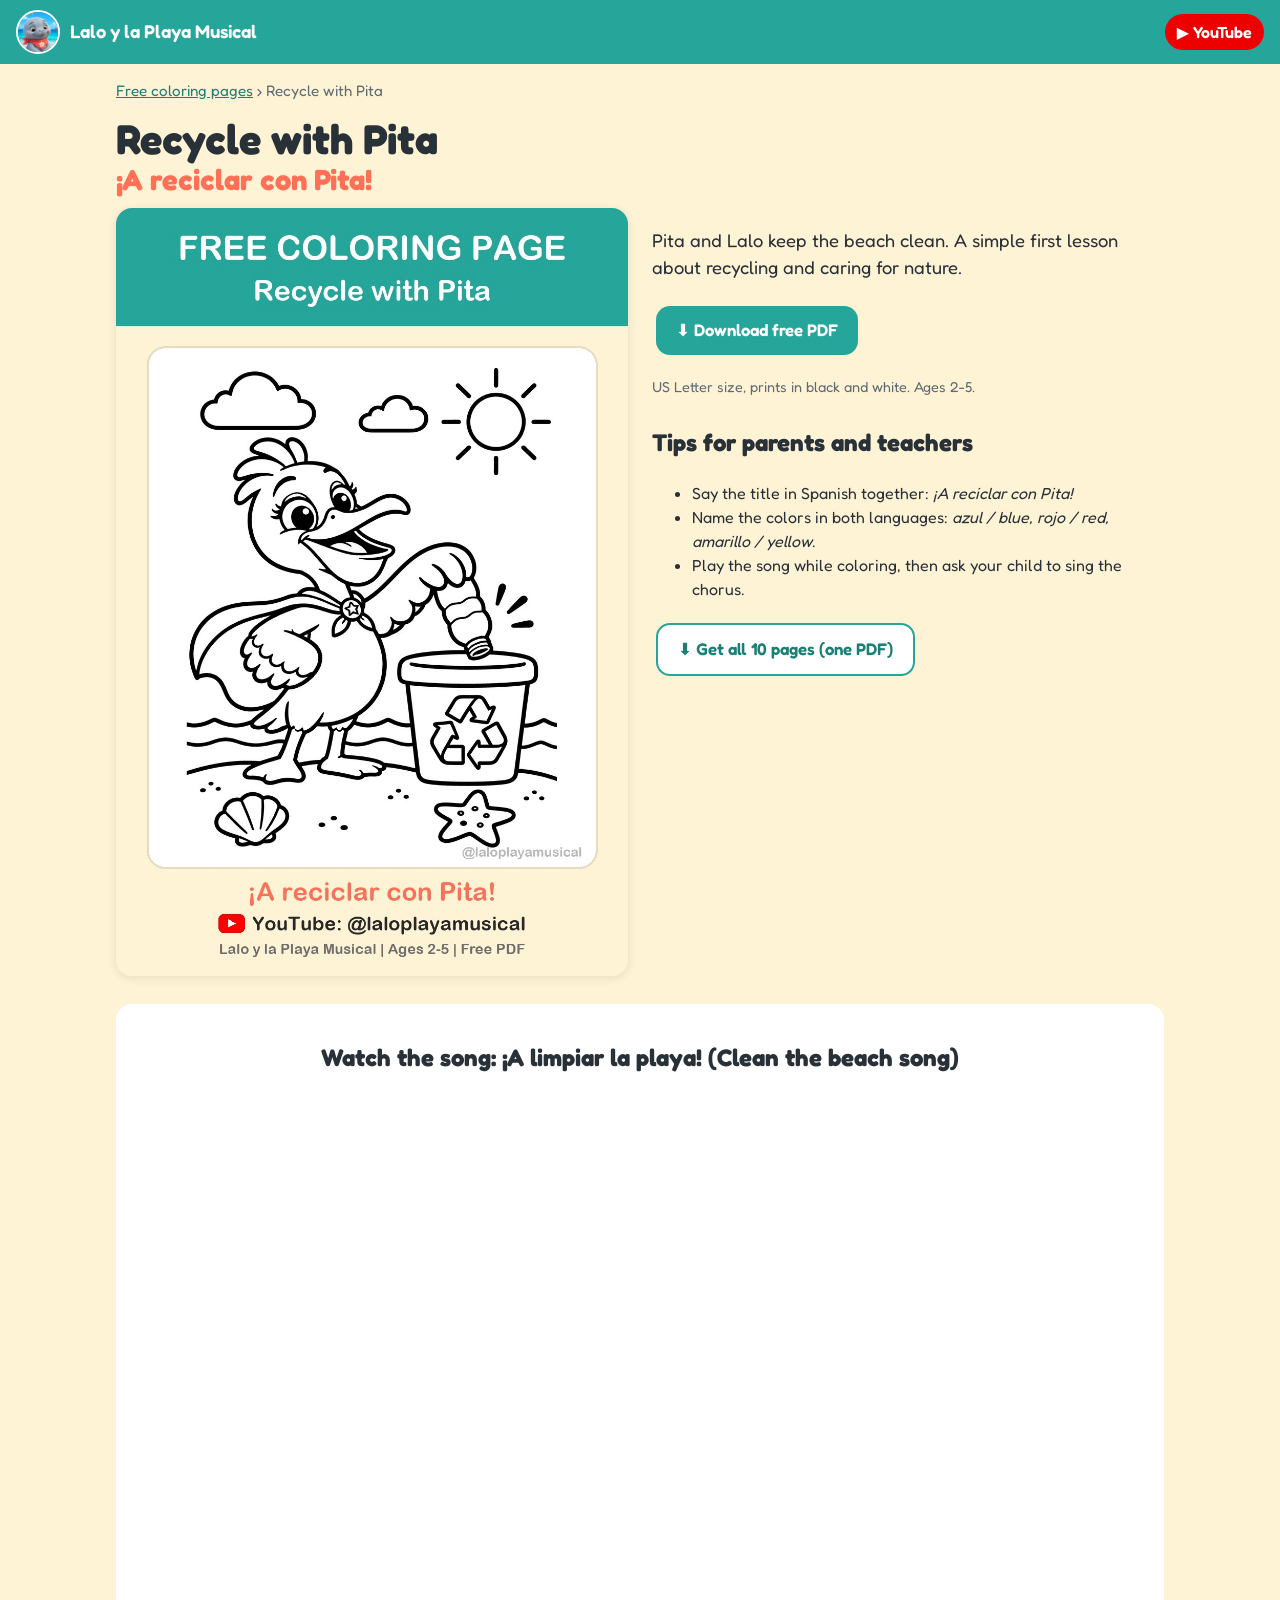
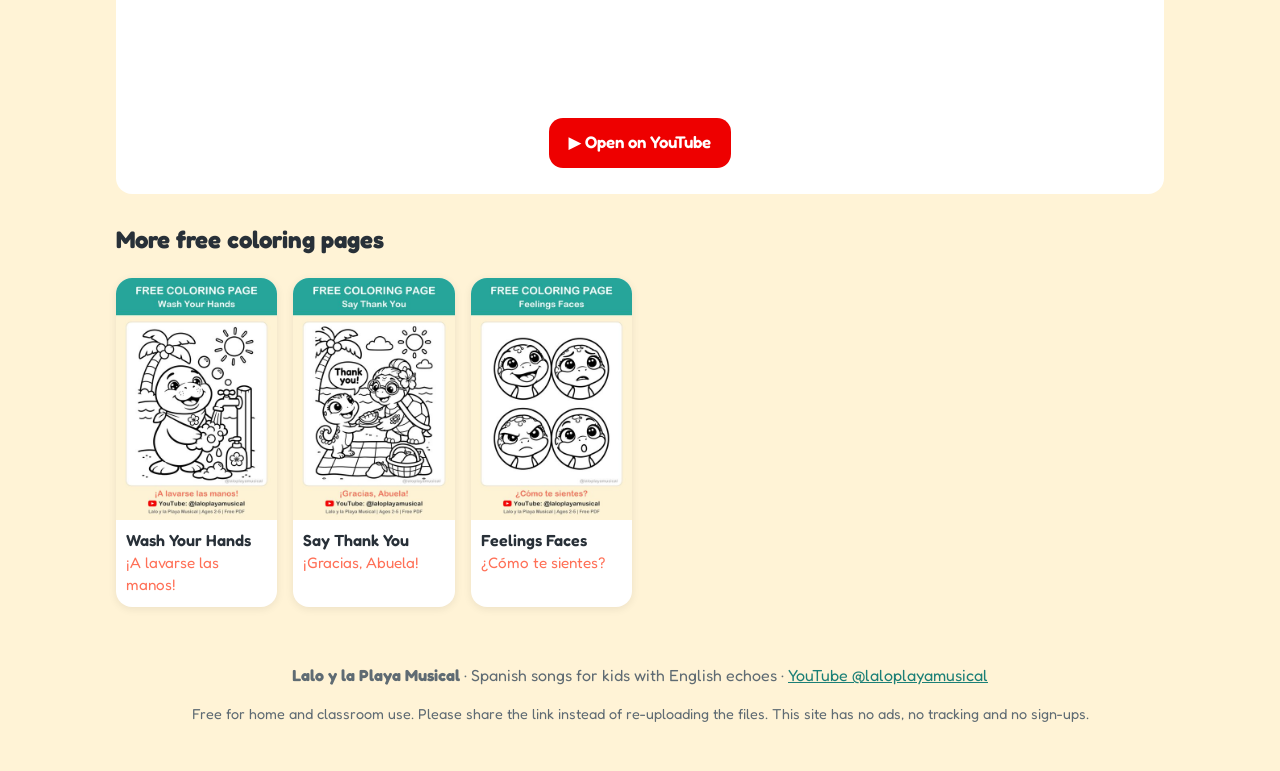
<file: coloring/recycle/index.html>
<!doctype html>
<html lang="en">
<head>
<meta charset="utf-8">
<meta name="viewport" content="width=device-width, initial-scale=1">
<title>Recycle with Pita Free Coloring Page (Spanish + English) | Lalo y la Playa Musical</title>
<meta name="description" content="Free printable recycle with pita coloring page for toddlers and preschoolers, ages 2-5. ¡A reciclar con Pita!. Pita and Lalo keep the beach clean. A simple first lesson about recycling and caring for nature.">
<meta name="keywords" content="free coloring pages, bilingual printables, Spanish for toddlers, preschool Spanish, páginas para colorear, canciones infantiles, Lalo y la Playa Musical">
<link rel="canonical" href="https://laloplayamusical.github.io/coloring/recycle/">
<meta property="og:type" content="website">
<meta property="og:site_name" content="Lalo y la Playa Musical">
<meta property="og:title" content="Recycle with Pita Free Coloring Page (Spanish + English) | Lalo y la Playa Musical">
<meta property="og:description" content="Free printable recycle with pita coloring page for toddlers and preschoolers, ages 2-5. ¡A reciclar con Pita!. Pita and Lalo keep the beach clean. A simple first lesson about recycling and caring for nature.">
<meta property="og:url" content="https://laloplayamusical.github.io/coloring/recycle/">
<meta property="og:image" content="https://laloplayamusical.github.io/img/pin-05-recycle.jpg">
<meta name="twitter:card" content="summary_large_image">

<link rel="icon" href="/img/favicon.png">
<link rel="alternate" type="application/rss+xml" title="Lalo y la Playa Musical printables" href="/feed.xml">
<link rel="stylesheet" href="/style.css">
<script type="application/ld+json">{"@context": "https://schema.org", "@type": "LearningResource", "name": "Recycle with Pita coloring page - ¡A reciclar con Pita!", "description": "Pita and Lalo keep the beach clean. A simple first lesson about recycling and caring for nature.", "url": "https://laloplayamusical.github.io/coloring/recycle/", "image": "https://laloplayamusical.github.io/img/pin-05-recycle.jpg", "isAccessibleForFree": true, "inLanguage": ["es", "en"], "learningResourceType": "Coloring page", "typicalAgeRange": "2-5", "educationalLevel": "Preschool", "publisher": {"@type": "Organization", "name": "Lalo y la Playa Musical", "sameAs": ["https://www.youtube.com/@laloplayamusical"]}}</script>
</head>
<body>
<header class="top"><a class="logo" href="/"><img src="/img/lalo-avatar.png" alt="Lalo the baby manatee" width="44" height="44">Lalo y la Playa Musical</a>
<a class="yt" href="https://www.youtube.com/@laloplayamusical" rel="noopener">▶ YouTube</a></header>
<main class="detail">
<nav class="crumbs"><a href="/">Free coloring pages</a> › Recycle with Pita</nav>
<h1>Recycle with Pita <span>¡A reciclar con Pita!</span></h1>
<div class="grid2">
<img class="preview" src="/img/pin-05-recycle.jpg" alt="Recycle with Pita coloring page with Lalo the baby manatee - ¡A reciclar con Pita!" width="1000" height="1500">
<div>
<p class="lead">Pita and Lalo keep the beach clean. A simple first lesson about recycling and caring for nature.</p>
<a class="btn" href="/pdf/lalo-coloring-05-recycle.pdf" download>⬇ Download free PDF</a>
<p class="small">US Letter size, prints in black and white. Ages 2-5.</p>
<h2>Tips for parents and teachers</h2>
<ul>
<li>Say the title in Spanish together: <i>¡A reciclar con Pita!</i></li>
<li>Name the colors in both languages: <i>azul / blue, rojo / red, amarillo / yellow</i>.</li>
<li>Play the song while coloring, then ask your child to sing the chorus.</li>
</ul>
<a class="btn ghost" href="/pdf/lalo-coloring-pack-all-10.pdf" download>⬇ Get all 10 pages (one PDF)</a>
</div>
</div>
<section class="video"><h2>Watch the song: ¡A limpiar la playa! (Clean the beach song)</h2>
<div class="short"><iframe src="https://www.youtube-nocookie.com/embed/CUKiE0V7shw" title="¡A limpiar la playa! (Clean the beach song)" loading="lazy"
allow="accelerometer; encrypted-media; gyroscope; picture-in-picture" allowfullscreen></iframe></div>
<a class="btn red" href="https://youtube.com/shorts/CUKiE0V7shw" rel="noopener">▶ Open on YouTube</a></section>
<h2>More free coloring pages</h2>
<div class="cards"><a class="card" href="/coloring/wash-hands/"><img src="/img/thumb-07-wash-hands.jpg" alt="Wash Your Hands coloring page - ¡A lavarse las manos!" loading="lazy" width="400" height="600">
<span class="en">Wash Your Hands</span><span class="es">¡A lavarse las manos!</span></a><a class="card" href="/coloring/thank-you/"><img src="/img/thumb-08-thank-you.jpg" alt="Say Thank You coloring page - ¡Gracias, Abuela!" loading="lazy" width="400" height="600">
<span class="en">Say Thank You</span><span class="es">¡Gracias, Abuela!</span></a><a class="card" href="/coloring/feelings/"><img src="/img/thumb-09-feelings.jpg" alt="Feelings Faces coloring page - ¿Cómo te sientes?" loading="lazy" width="400" height="600">
<span class="en">Feelings Faces</span><span class="es">¿Cómo te sientes?</span></a></div>
</main>
<footer>
<p><b>Lalo y la Playa Musical</b> · Spanish songs for kids with English echoes · <a href="https://www.youtube.com/@laloplayamusical" rel="noopener">YouTube @laloplayamusical</a></p>
<p class="small">Free for home and classroom use. Please share the link instead of re-uploading the files.
This site has no ads, no tracking and no sign-ups.</p>
</footer>
</body>
</html>
</file>
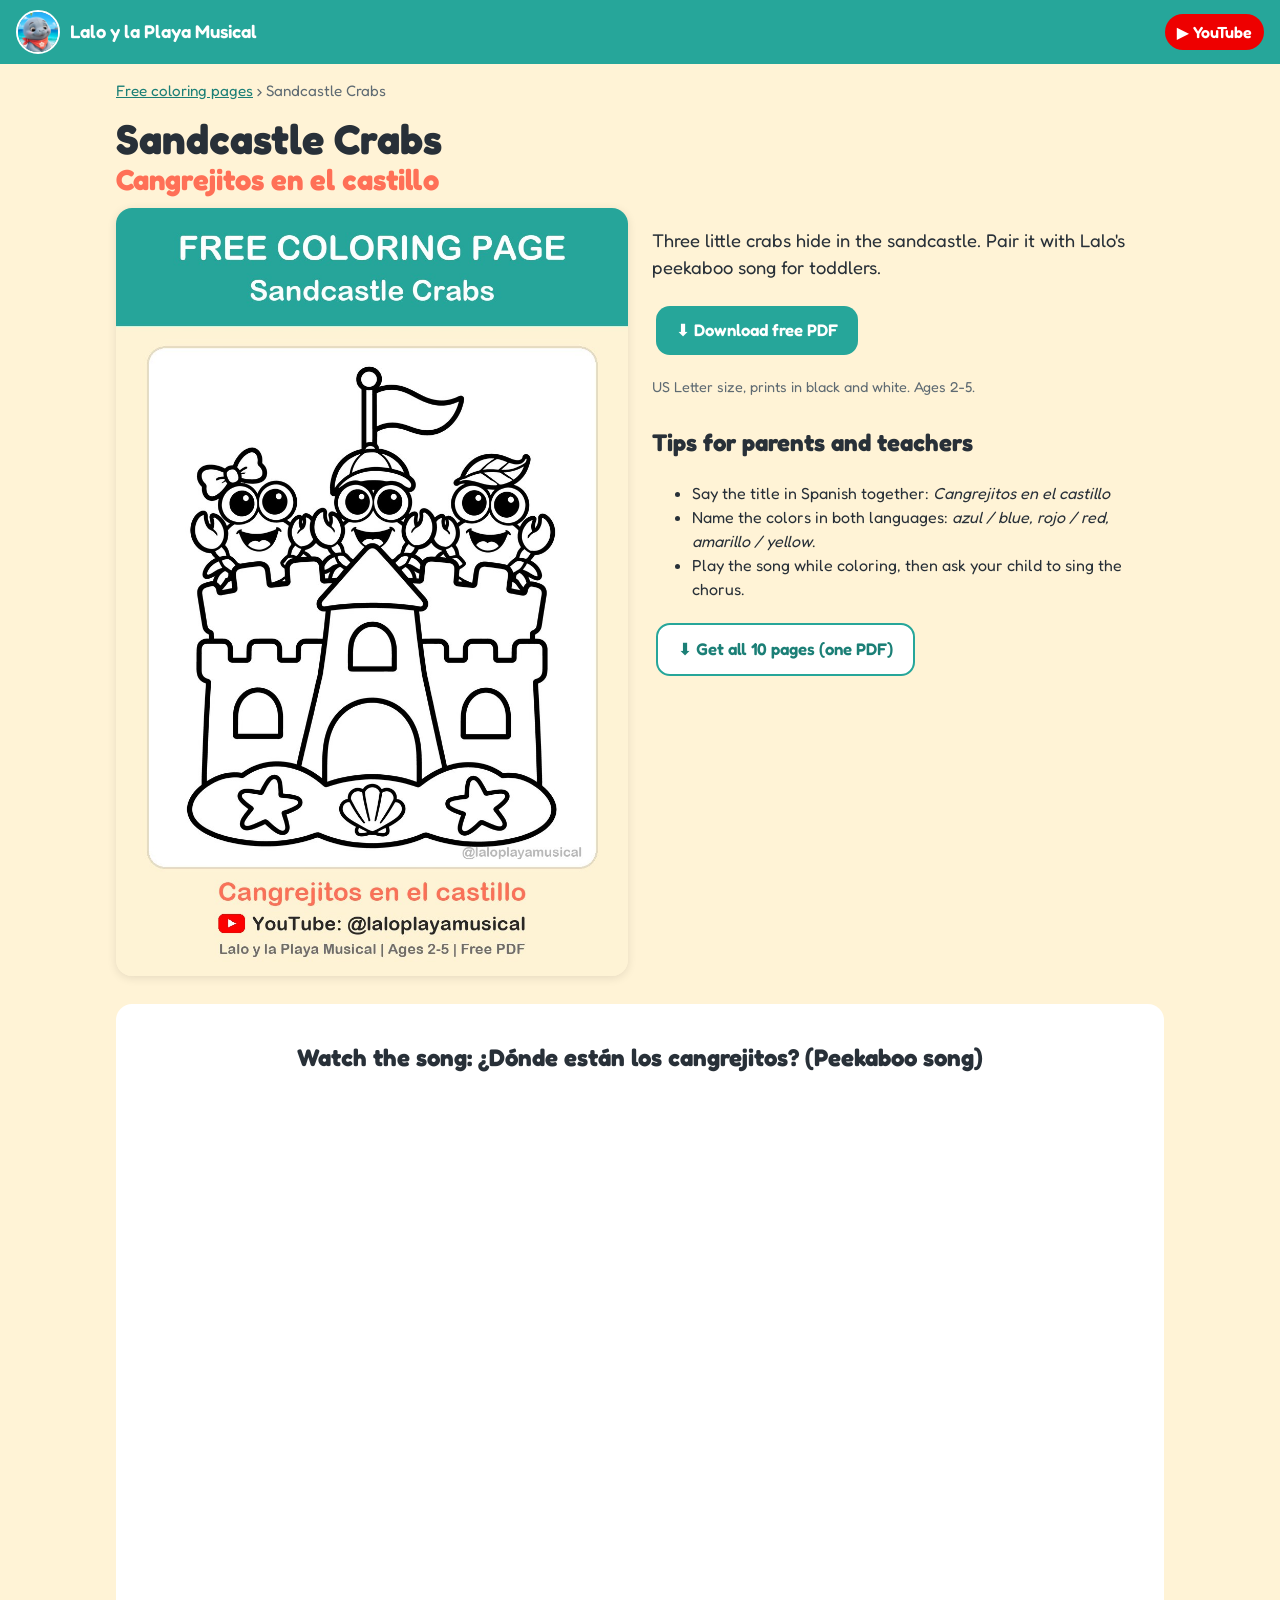
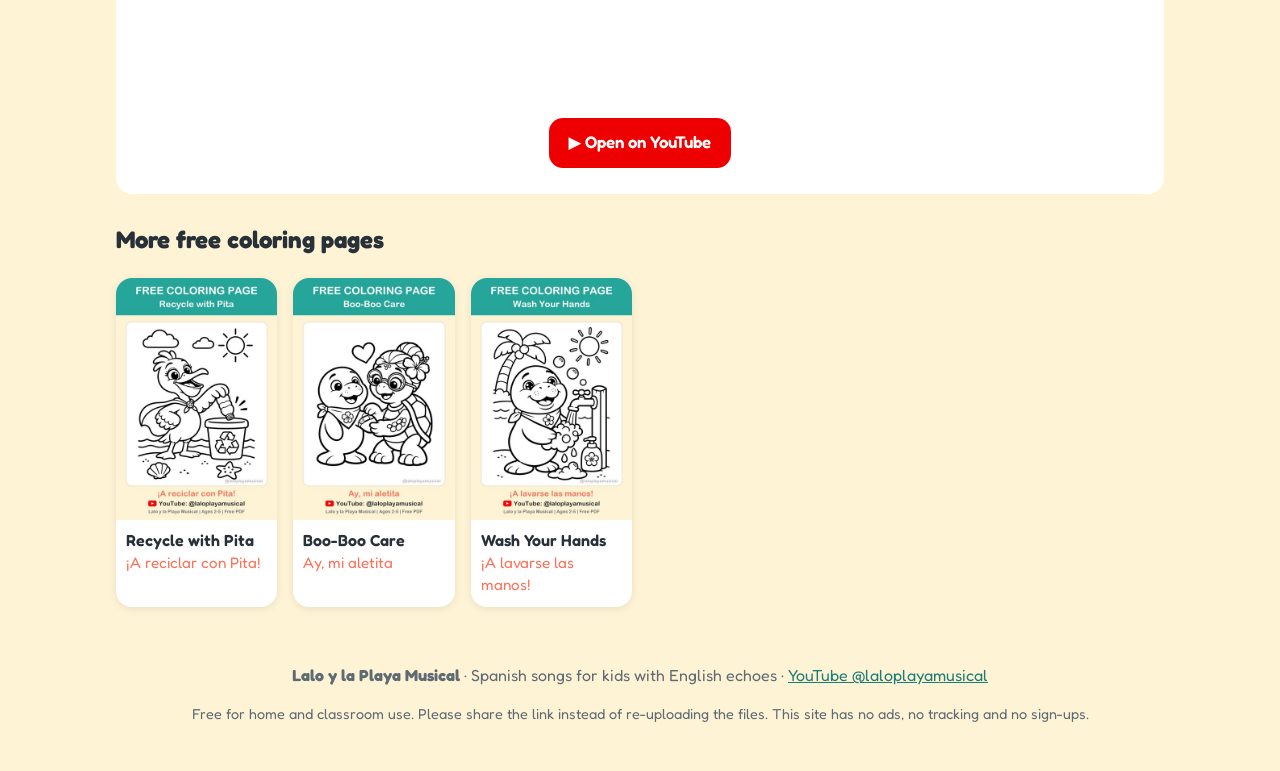
<file: coloring/sandcastle-crabs/index.html>
<!doctype html>
<html lang="en">
<head>
<meta charset="utf-8">
<meta name="viewport" content="width=device-width, initial-scale=1">
<title>Sandcastle Crabs Free Coloring Page (Spanish + English) | Lalo y la Playa Musical</title>
<meta name="description" content="Free printable sandcastle crabs coloring page for toddlers and preschoolers, ages 2-5. Cangrejitos en el castillo. Three little crabs hide in the sandcastle. Pair it with Lalo&#x27;s peekaboo song for toddlers.">
<meta name="keywords" content="free coloring pages, bilingual printables, Spanish for toddlers, preschool Spanish, páginas para colorear, canciones infantiles, Lalo y la Playa Musical">
<link rel="canonical" href="https://laloplayamusical.github.io/coloring/sandcastle-crabs/">
<meta property="og:type" content="website">
<meta property="og:site_name" content="Lalo y la Playa Musical">
<meta property="og:title" content="Sandcastle Crabs Free Coloring Page (Spanish + English) | Lalo y la Playa Musical">
<meta property="og:description" content="Free printable sandcastle crabs coloring page for toddlers and preschoolers, ages 2-5. Cangrejitos en el castillo. Three little crabs hide in the sandcastle. Pair it with Lalo&#x27;s peekaboo song for toddlers.">
<meta property="og:url" content="https://laloplayamusical.github.io/coloring/sandcastle-crabs/">
<meta property="og:image" content="https://laloplayamusical.github.io/img/pin-03-sandcastle-crabs.jpg">
<meta name="twitter:card" content="summary_large_image">

<link rel="icon" href="/img/favicon.png">
<link rel="alternate" type="application/rss+xml" title="Lalo y la Playa Musical printables" href="/feed.xml">
<link rel="stylesheet" href="/style.css">
<script type="application/ld+json">{"@context": "https://schema.org", "@type": "LearningResource", "name": "Sandcastle Crabs coloring page - Cangrejitos en el castillo", "description": "Three little crabs hide in the sandcastle. Pair it with Lalo's peekaboo song for toddlers.", "url": "https://laloplayamusical.github.io/coloring/sandcastle-crabs/", "image": "https://laloplayamusical.github.io/img/pin-03-sandcastle-crabs.jpg", "isAccessibleForFree": true, "inLanguage": ["es", "en"], "learningResourceType": "Coloring page", "typicalAgeRange": "2-5", "educationalLevel": "Preschool", "publisher": {"@type": "Organization", "name": "Lalo y la Playa Musical", "sameAs": ["https://www.youtube.com/@laloplayamusical"]}}</script>
</head>
<body>
<header class="top"><a class="logo" href="/"><img src="/img/lalo-avatar.png" alt="Lalo the baby manatee" width="44" height="44">Lalo y la Playa Musical</a>
<a class="yt" href="https://www.youtube.com/@laloplayamusical" rel="noopener">▶ YouTube</a></header>
<main class="detail">
<nav class="crumbs"><a href="/">Free coloring pages</a> › Sandcastle Crabs</nav>
<h1>Sandcastle Crabs <span>Cangrejitos en el castillo</span></h1>
<div class="grid2">
<img class="preview" src="/img/pin-03-sandcastle-crabs.jpg" alt="Sandcastle Crabs coloring page with Lalo the baby manatee - Cangrejitos en el castillo" width="1000" height="1500">
<div>
<p class="lead">Three little crabs hide in the sandcastle. Pair it with Lalo&#x27;s peekaboo song for toddlers.</p>
<a class="btn" href="/pdf/lalo-coloring-03-sandcastle-crabs.pdf" download>⬇ Download free PDF</a>
<p class="small">US Letter size, prints in black and white. Ages 2-5.</p>
<h2>Tips for parents and teachers</h2>
<ul>
<li>Say the title in Spanish together: <i>Cangrejitos en el castillo</i></li>
<li>Name the colors in both languages: <i>azul / blue, rojo / red, amarillo / yellow</i>.</li>
<li>Play the song while coloring, then ask your child to sing the chorus.</li>
</ul>
<a class="btn ghost" href="/pdf/lalo-coloring-pack-all-10.pdf" download>⬇ Get all 10 pages (one PDF)</a>
</div>
</div>
<section class="video"><h2>Watch the song: ¿Dónde están los cangrejitos? (Peekaboo song)</h2>
<div class="short"><iframe src="https://www.youtube-nocookie.com/embed/BSfpUXT2zAY" title="¿Dónde están los cangrejitos? (Peekaboo song)" loading="lazy"
allow="accelerometer; encrypted-media; gyroscope; picture-in-picture" allowfullscreen></iframe></div>
<a class="btn red" href="https://youtube.com/shorts/BSfpUXT2zAY" rel="noopener">▶ Open on YouTube</a></section>
<h2>More free coloring pages</h2>
<div class="cards"><a class="card" href="/coloring/recycle/"><img src="/img/thumb-05-recycle.jpg" alt="Recycle with Pita coloring page - ¡A reciclar con Pita!" loading="lazy" width="400" height="600">
<span class="en">Recycle with Pita</span><span class="es">¡A reciclar con Pita!</span></a><a class="card" href="/coloring/boo-boo/"><img src="/img/thumb-06-boo-boo.jpg" alt="Boo-Boo Care coloring page - Ay, mi aletita" loading="lazy" width="400" height="600">
<span class="en">Boo-Boo Care</span><span class="es">Ay, mi aletita</span></a><a class="card" href="/coloring/wash-hands/"><img src="/img/thumb-07-wash-hands.jpg" alt="Wash Your Hands coloring page - ¡A lavarse las manos!" loading="lazy" width="400" height="600">
<span class="en">Wash Your Hands</span><span class="es">¡A lavarse las manos!</span></a></div>
</main>
<footer>
<p><b>Lalo y la Playa Musical</b> · Spanish songs for kids with English echoes · <a href="https://www.youtube.com/@laloplayamusical" rel="noopener">YouTube @laloplayamusical</a></p>
<p class="small">Free for home and classroom use. Please share the link instead of re-uploading the files.
This site has no ads, no tracking and no sign-ups.</p>
</footer>
</body>
</html>
</file>
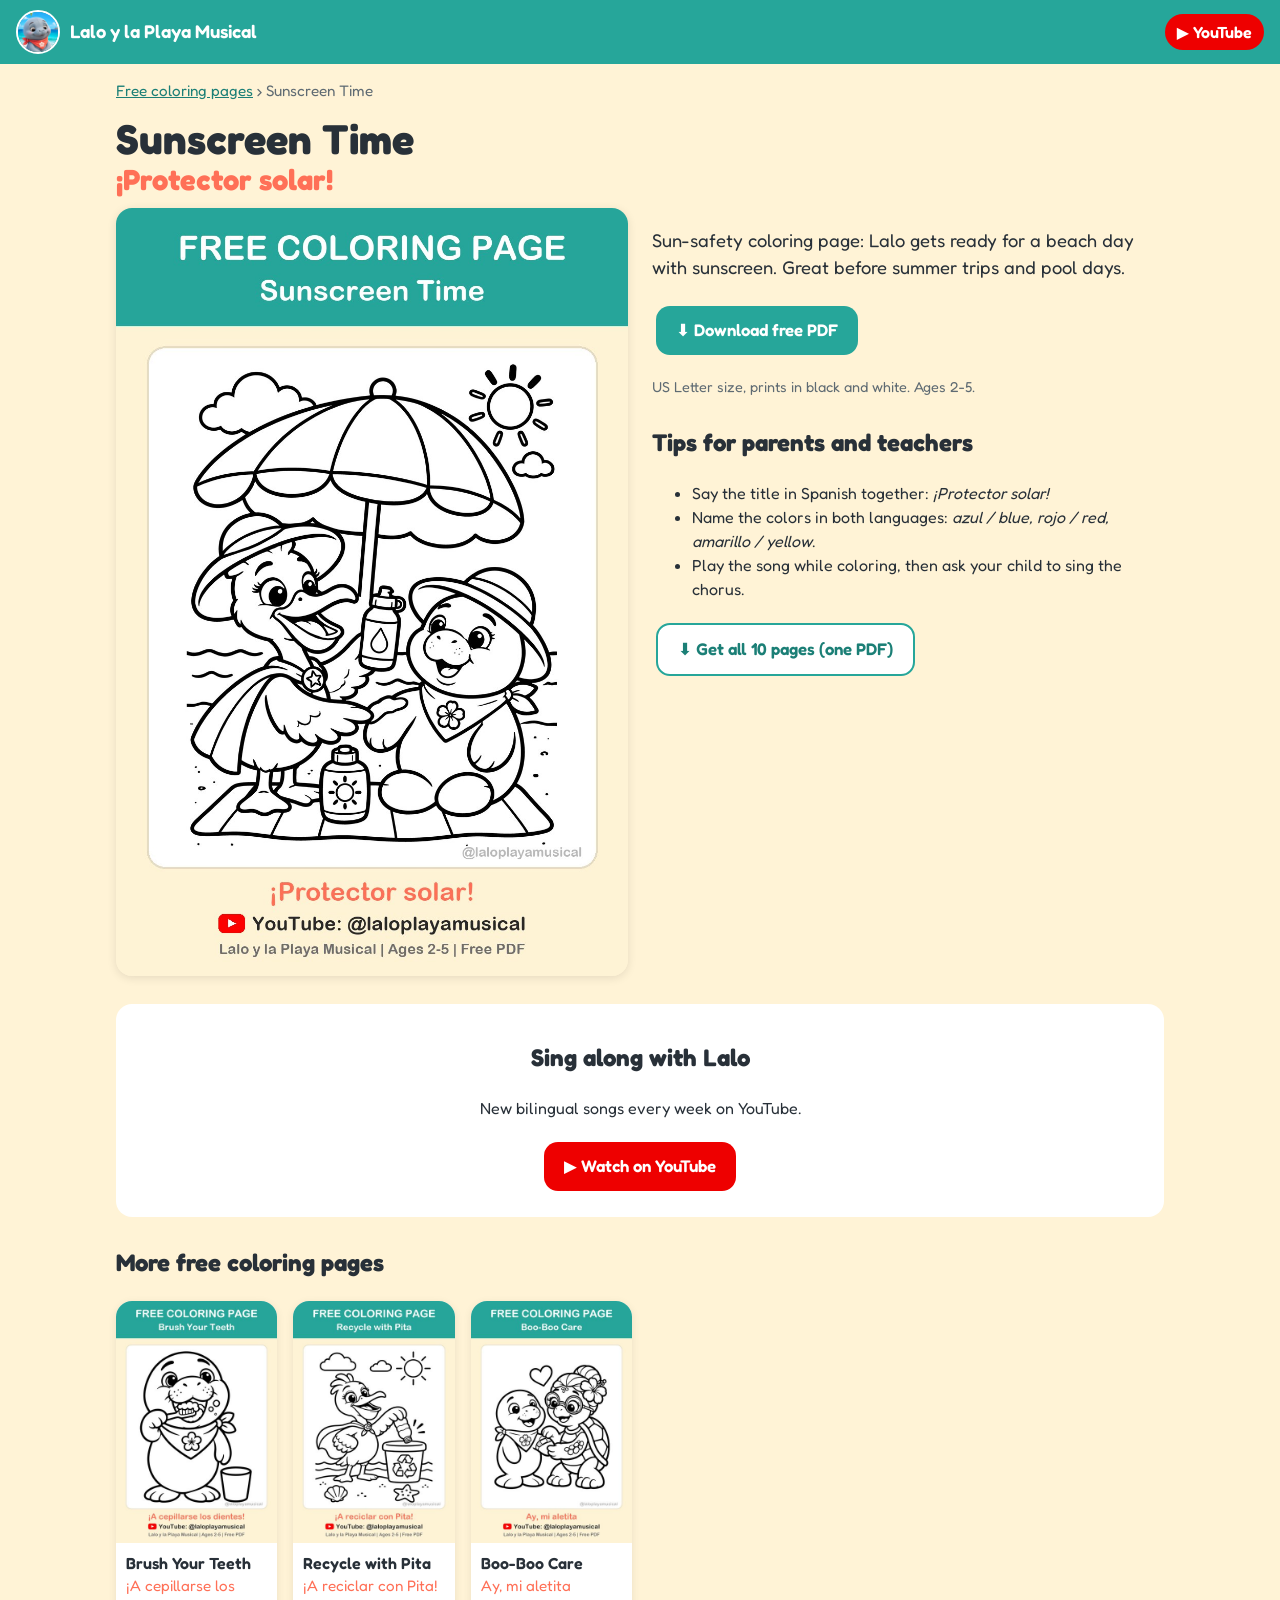
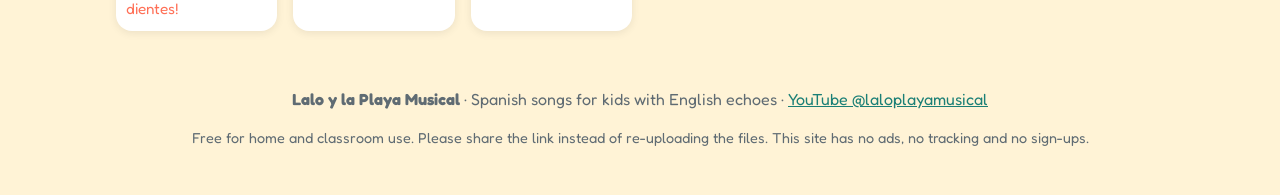
<file: coloring/sunscreen/index.html>
<!doctype html>
<html lang="en">
<head>
<meta charset="utf-8">
<meta name="viewport" content="width=device-width, initial-scale=1">
<title>Sunscreen Time Free Coloring Page (Spanish + English) | Lalo y la Playa Musical</title>
<meta name="description" content="Free printable sunscreen time coloring page for toddlers and preschoolers, ages 2-5. ¡Protector solar!. Sun-safety coloring page: Lalo gets ready for a beach day with sunscreen. Great before summer trips and pool days.">
<meta name="keywords" content="free coloring pages, bilingual printables, Spanish for toddlers, preschool Spanish, páginas para colorear, canciones infantiles, Lalo y la Playa Musical">
<link rel="canonical" href="https://laloplayamusical.github.io/coloring/sunscreen/">
<meta property="og:type" content="website">
<meta property="og:site_name" content="Lalo y la Playa Musical">
<meta property="og:title" content="Sunscreen Time Free Coloring Page (Spanish + English) | Lalo y la Playa Musical">
<meta property="og:description" content="Free printable sunscreen time coloring page for toddlers and preschoolers, ages 2-5. ¡Protector solar!. Sun-safety coloring page: Lalo gets ready for a beach day with sunscreen. Great before summer trips and pool days.">
<meta property="og:url" content="https://laloplayamusical.github.io/coloring/sunscreen/">
<meta property="og:image" content="https://laloplayamusical.github.io/img/pin-02-sunscreen.jpg">
<meta name="twitter:card" content="summary_large_image">

<link rel="icon" href="/img/favicon.png">
<link rel="alternate" type="application/rss+xml" title="Lalo y la Playa Musical printables" href="/feed.xml">
<link rel="stylesheet" href="/style.css">
<script type="application/ld+json">{"@context": "https://schema.org", "@type": "LearningResource", "name": "Sunscreen Time coloring page - ¡Protector solar!", "description": "Sun-safety coloring page: Lalo gets ready for a beach day with sunscreen. Great before summer trips and pool days.", "url": "https://laloplayamusical.github.io/coloring/sunscreen/", "image": "https://laloplayamusical.github.io/img/pin-02-sunscreen.jpg", "isAccessibleForFree": true, "inLanguage": ["es", "en"], "learningResourceType": "Coloring page", "typicalAgeRange": "2-5", "educationalLevel": "Preschool", "publisher": {"@type": "Organization", "name": "Lalo y la Playa Musical", "sameAs": ["https://www.youtube.com/@laloplayamusical"]}}</script>
</head>
<body>
<header class="top"><a class="logo" href="/"><img src="/img/lalo-avatar.png" alt="Lalo the baby manatee" width="44" height="44">Lalo y la Playa Musical</a>
<a class="yt" href="https://www.youtube.com/@laloplayamusical" rel="noopener">▶ YouTube</a></header>
<main class="detail">
<nav class="crumbs"><a href="/">Free coloring pages</a> › Sunscreen Time</nav>
<h1>Sunscreen Time <span>¡Protector solar!</span></h1>
<div class="grid2">
<img class="preview" src="/img/pin-02-sunscreen.jpg" alt="Sunscreen Time coloring page with Lalo the baby manatee - ¡Protector solar!" width="1000" height="1500">
<div>
<p class="lead">Sun-safety coloring page: Lalo gets ready for a beach day with sunscreen. Great before summer trips and pool days.</p>
<a class="btn" href="/pdf/lalo-coloring-02-sunscreen.pdf" download>⬇ Download free PDF</a>
<p class="small">US Letter size, prints in black and white. Ages 2-5.</p>
<h2>Tips for parents and teachers</h2>
<ul>
<li>Say the title in Spanish together: <i>¡Protector solar!</i></li>
<li>Name the colors in both languages: <i>azul / blue, rojo / red, amarillo / yellow</i>.</li>
<li>Play the song while coloring, then ask your child to sing the chorus.</li>
</ul>
<a class="btn ghost" href="/pdf/lalo-coloring-pack-all-10.pdf" download>⬇ Get all 10 pages (one PDF)</a>
</div>
</div>
<section class="video none"><h2>Sing along with Lalo</h2>
<p>New bilingual songs every week on YouTube.</p>
<a class="btn red" href="https://www.youtube.com/@laloplayamusical" rel="noopener">▶ Watch on YouTube</a></section>
<h2>More free coloring pages</h2>
<div class="cards"><a class="card" href="/coloring/brush-teeth/"><img src="/img/thumb-04-brush-teeth.jpg" alt="Brush Your Teeth coloring page - ¡A cepillarse los dientes!" loading="lazy" width="400" height="600">
<span class="en">Brush Your Teeth</span><span class="es">¡A cepillarse los dientes!</span></a><a class="card" href="/coloring/recycle/"><img src="/img/thumb-05-recycle.jpg" alt="Recycle with Pita coloring page - ¡A reciclar con Pita!" loading="lazy" width="400" height="600">
<span class="en">Recycle with Pita</span><span class="es">¡A reciclar con Pita!</span></a><a class="card" href="/coloring/boo-boo/"><img src="/img/thumb-06-boo-boo.jpg" alt="Boo-Boo Care coloring page - Ay, mi aletita" loading="lazy" width="400" height="600">
<span class="en">Boo-Boo Care</span><span class="es">Ay, mi aletita</span></a></div>
</main>
<footer>
<p><b>Lalo y la Playa Musical</b> · Spanish songs for kids with English echoes · <a href="https://www.youtube.com/@laloplayamusical" rel="noopener">YouTube @laloplayamusical</a></p>
<p class="small">Free for home and classroom use. Please share the link instead of re-uploading the files.
This site has no ads, no tracking and no sign-ups.</p>
</footer>
</body>
</html>
</file>
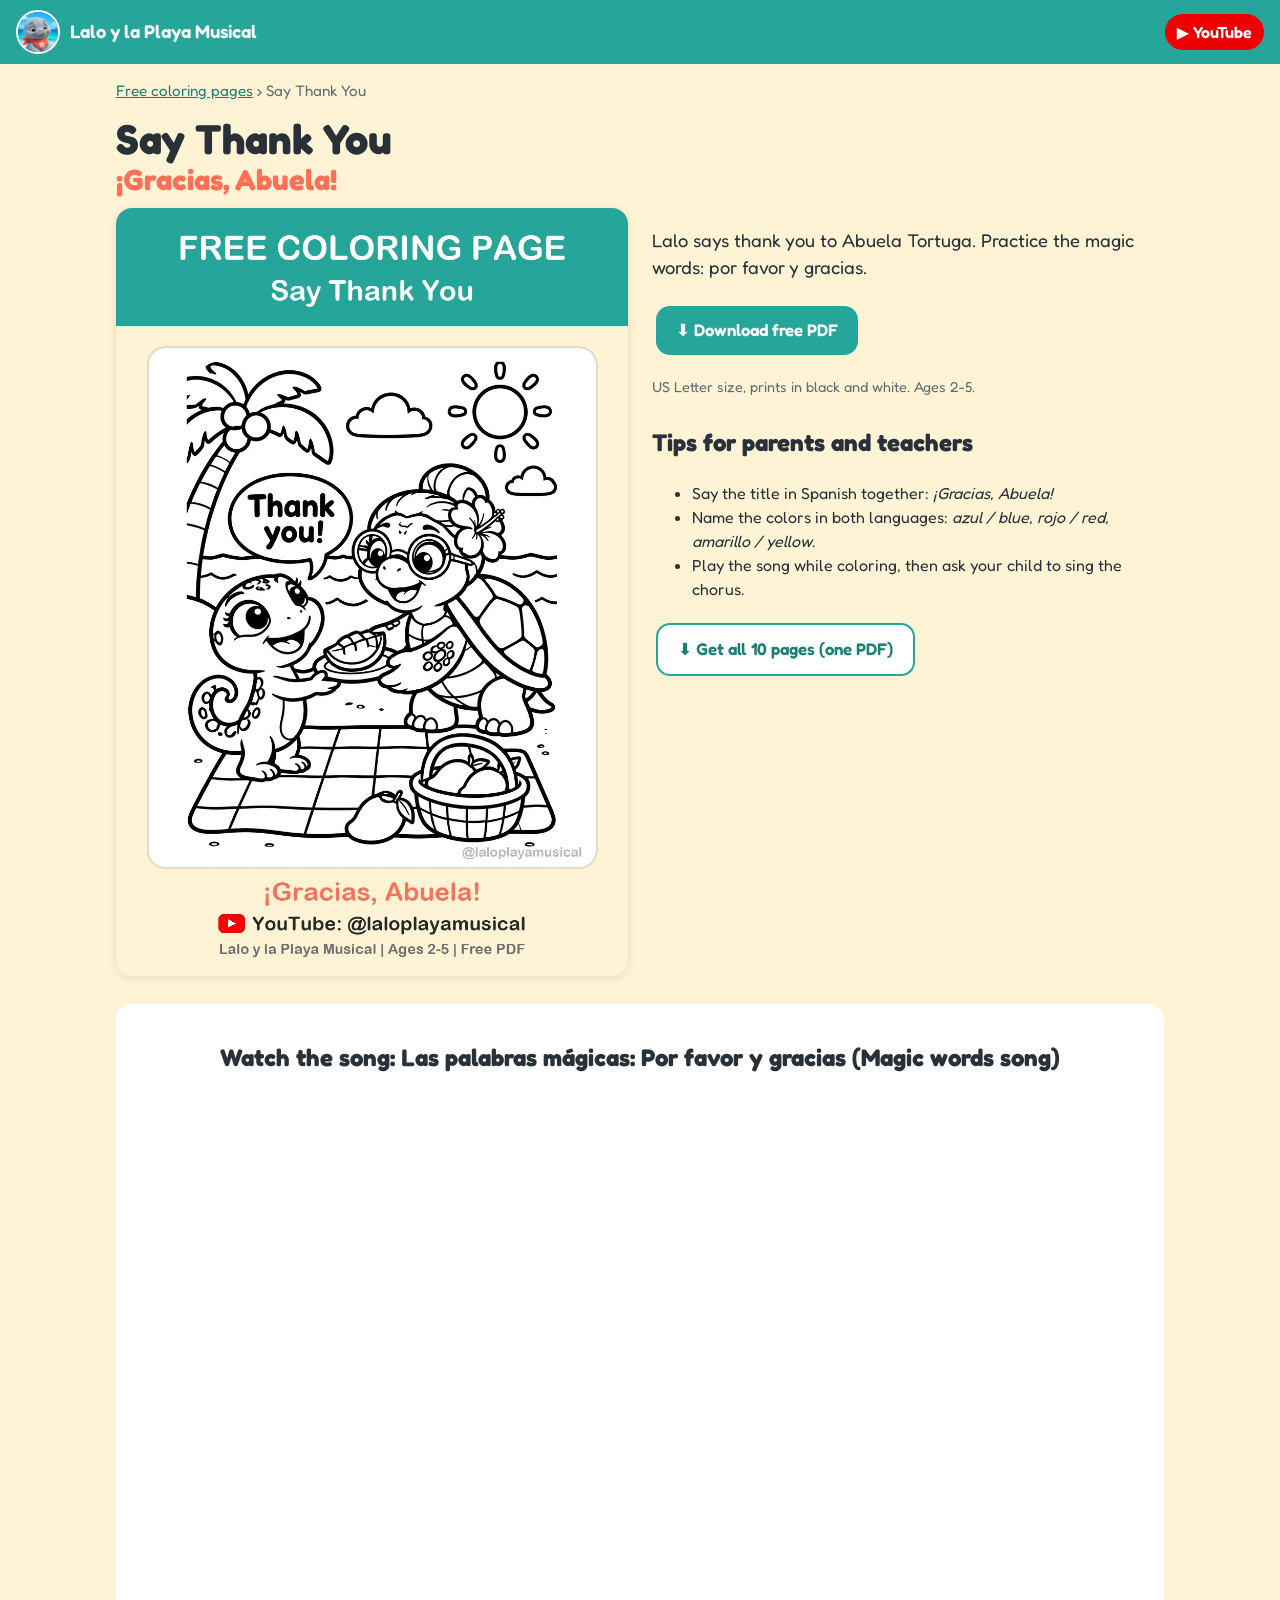
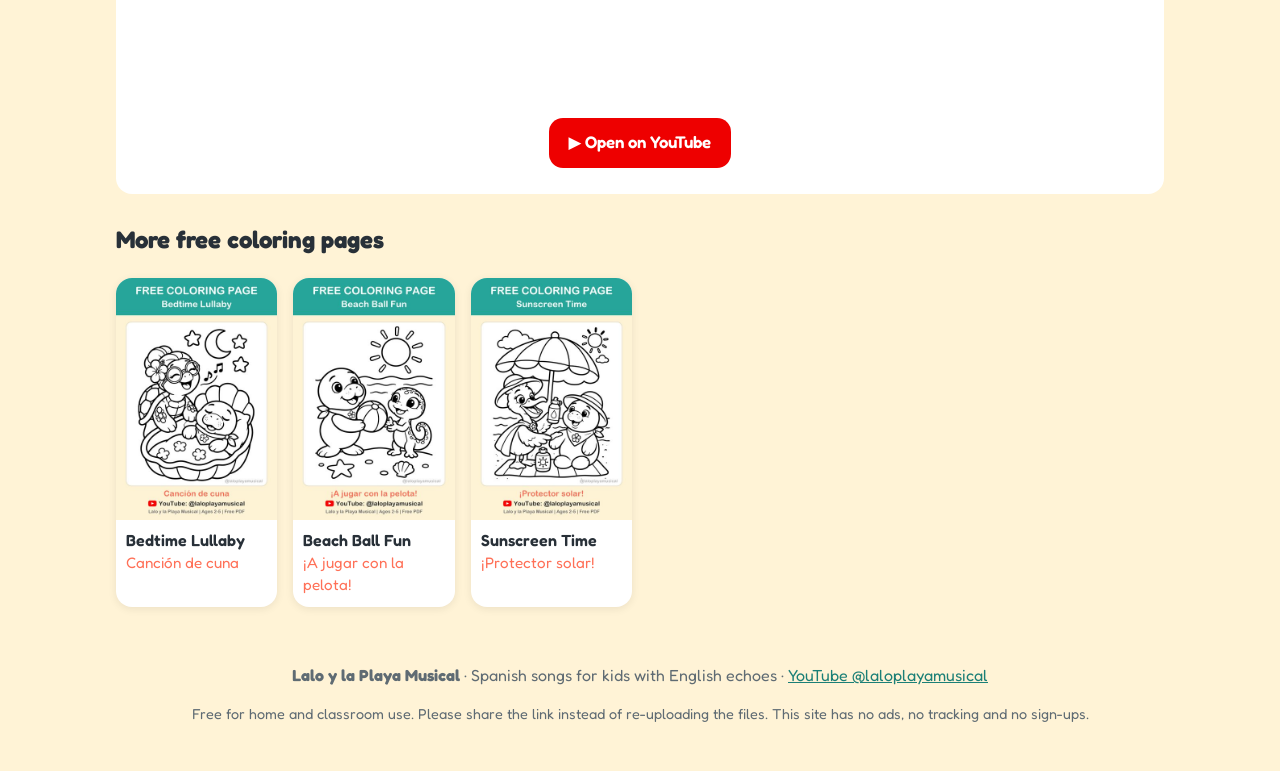
<file: coloring/thank-you/index.html>
<!doctype html>
<html lang="en">
<head>
<meta charset="utf-8">
<meta name="viewport" content="width=device-width, initial-scale=1">
<title>Say Thank You Free Coloring Page (Spanish + English) | Lalo y la Playa Musical</title>
<meta name="description" content="Free printable say thank you coloring page for toddlers and preschoolers, ages 2-5. ¡Gracias, Abuela!. Lalo says thank you to Abuela Tortuga. Practice the magic words: por favor y gracias.">
<meta name="keywords" content="free coloring pages, bilingual printables, Spanish for toddlers, preschool Spanish, páginas para colorear, canciones infantiles, Lalo y la Playa Musical">
<link rel="canonical" href="https://laloplayamusical.github.io/coloring/thank-you/">
<meta property="og:type" content="website">
<meta property="og:site_name" content="Lalo y la Playa Musical">
<meta property="og:title" content="Say Thank You Free Coloring Page (Spanish + English) | Lalo y la Playa Musical">
<meta property="og:description" content="Free printable say thank you coloring page for toddlers and preschoolers, ages 2-5. ¡Gracias, Abuela!. Lalo says thank you to Abuela Tortuga. Practice the magic words: por favor y gracias.">
<meta property="og:url" content="https://laloplayamusical.github.io/coloring/thank-you/">
<meta property="og:image" content="https://laloplayamusical.github.io/img/pin-08-thank-you.jpg">
<meta name="twitter:card" content="summary_large_image">

<link rel="icon" href="/img/favicon.png">
<link rel="alternate" type="application/rss+xml" title="Lalo y la Playa Musical printables" href="/feed.xml">
<link rel="stylesheet" href="/style.css">
<script type="application/ld+json">{"@context": "https://schema.org", "@type": "LearningResource", "name": "Say Thank You coloring page - ¡Gracias, Abuela!", "description": "Lalo says thank you to Abuela Tortuga. Practice the magic words: por favor y gracias.", "url": "https://laloplayamusical.github.io/coloring/thank-you/", "image": "https://laloplayamusical.github.io/img/pin-08-thank-you.jpg", "isAccessibleForFree": true, "inLanguage": ["es", "en"], "learningResourceType": "Coloring page", "typicalAgeRange": "2-5", "educationalLevel": "Preschool", "publisher": {"@type": "Organization", "name": "Lalo y la Playa Musical", "sameAs": ["https://www.youtube.com/@laloplayamusical"]}}</script>
</head>
<body>
<header class="top"><a class="logo" href="/"><img src="/img/lalo-avatar.png" alt="Lalo the baby manatee" width="44" height="44">Lalo y la Playa Musical</a>
<a class="yt" href="https://www.youtube.com/@laloplayamusical" rel="noopener">▶ YouTube</a></header>
<main class="detail">
<nav class="crumbs"><a href="/">Free coloring pages</a> › Say Thank You</nav>
<h1>Say Thank You <span>¡Gracias, Abuela!</span></h1>
<div class="grid2">
<img class="preview" src="/img/pin-08-thank-you.jpg" alt="Say Thank You coloring page with Lalo the baby manatee - ¡Gracias, Abuela!" width="1000" height="1500">
<div>
<p class="lead">Lalo says thank you to Abuela Tortuga. Practice the magic words: por favor y gracias.</p>
<a class="btn" href="/pdf/lalo-coloring-08-thank-you.pdf" download>⬇ Download free PDF</a>
<p class="small">US Letter size, prints in black and white. Ages 2-5.</p>
<h2>Tips for parents and teachers</h2>
<ul>
<li>Say the title in Spanish together: <i>¡Gracias, Abuela!</i></li>
<li>Name the colors in both languages: <i>azul / blue, rojo / red, amarillo / yellow</i>.</li>
<li>Play the song while coloring, then ask your child to sing the chorus.</li>
</ul>
<a class="btn ghost" href="/pdf/lalo-coloring-pack-all-10.pdf" download>⬇ Get all 10 pages (one PDF)</a>
</div>
</div>
<section class="video"><h2>Watch the song: Las palabras mágicas: Por favor y gracias (Magic words song)</h2>
<div class="short"><iframe src="https://www.youtube-nocookie.com/embed/Uc_67IsK3E0" title="Las palabras mágicas: Por favor y gracias (Magic words song)" loading="lazy"
allow="accelerometer; encrypted-media; gyroscope; picture-in-picture" allowfullscreen></iframe></div>
<a class="btn red" href="https://youtube.com/shorts/Uc_67IsK3E0" rel="noopener">▶ Open on YouTube</a></section>
<h2>More free coloring pages</h2>
<div class="cards"><a class="card" href="/coloring/bedtime/"><img src="/img/thumb-10-bedtime.jpg" alt="Bedtime Lullaby coloring page - Canción de cuna" loading="lazy" width="400" height="600">
<span class="en">Bedtime Lullaby</span><span class="es">Canción de cuna</span></a><a class="card" href="/coloring/beach-ball/"><img src="/img/thumb-01-beach-ball.jpg" alt="Beach Ball Fun coloring page - ¡A jugar con la pelota!" loading="lazy" width="400" height="600">
<span class="en">Beach Ball Fun</span><span class="es">¡A jugar con la pelota!</span></a><a class="card" href="/coloring/sunscreen/"><img src="/img/thumb-02-sunscreen.jpg" alt="Sunscreen Time coloring page - ¡Protector solar!" loading="lazy" width="400" height="600">
<span class="en">Sunscreen Time</span><span class="es">¡Protector solar!</span></a></div>
</main>
<footer>
<p><b>Lalo y la Playa Musical</b> · Spanish songs for kids with English echoes · <a href="https://www.youtube.com/@laloplayamusical" rel="noopener">YouTube @laloplayamusical</a></p>
<p class="small">Free for home and classroom use. Please share the link instead of re-uploading the files.
This site has no ads, no tracking and no sign-ups.</p>
</footer>
</body>
</html>
</file>
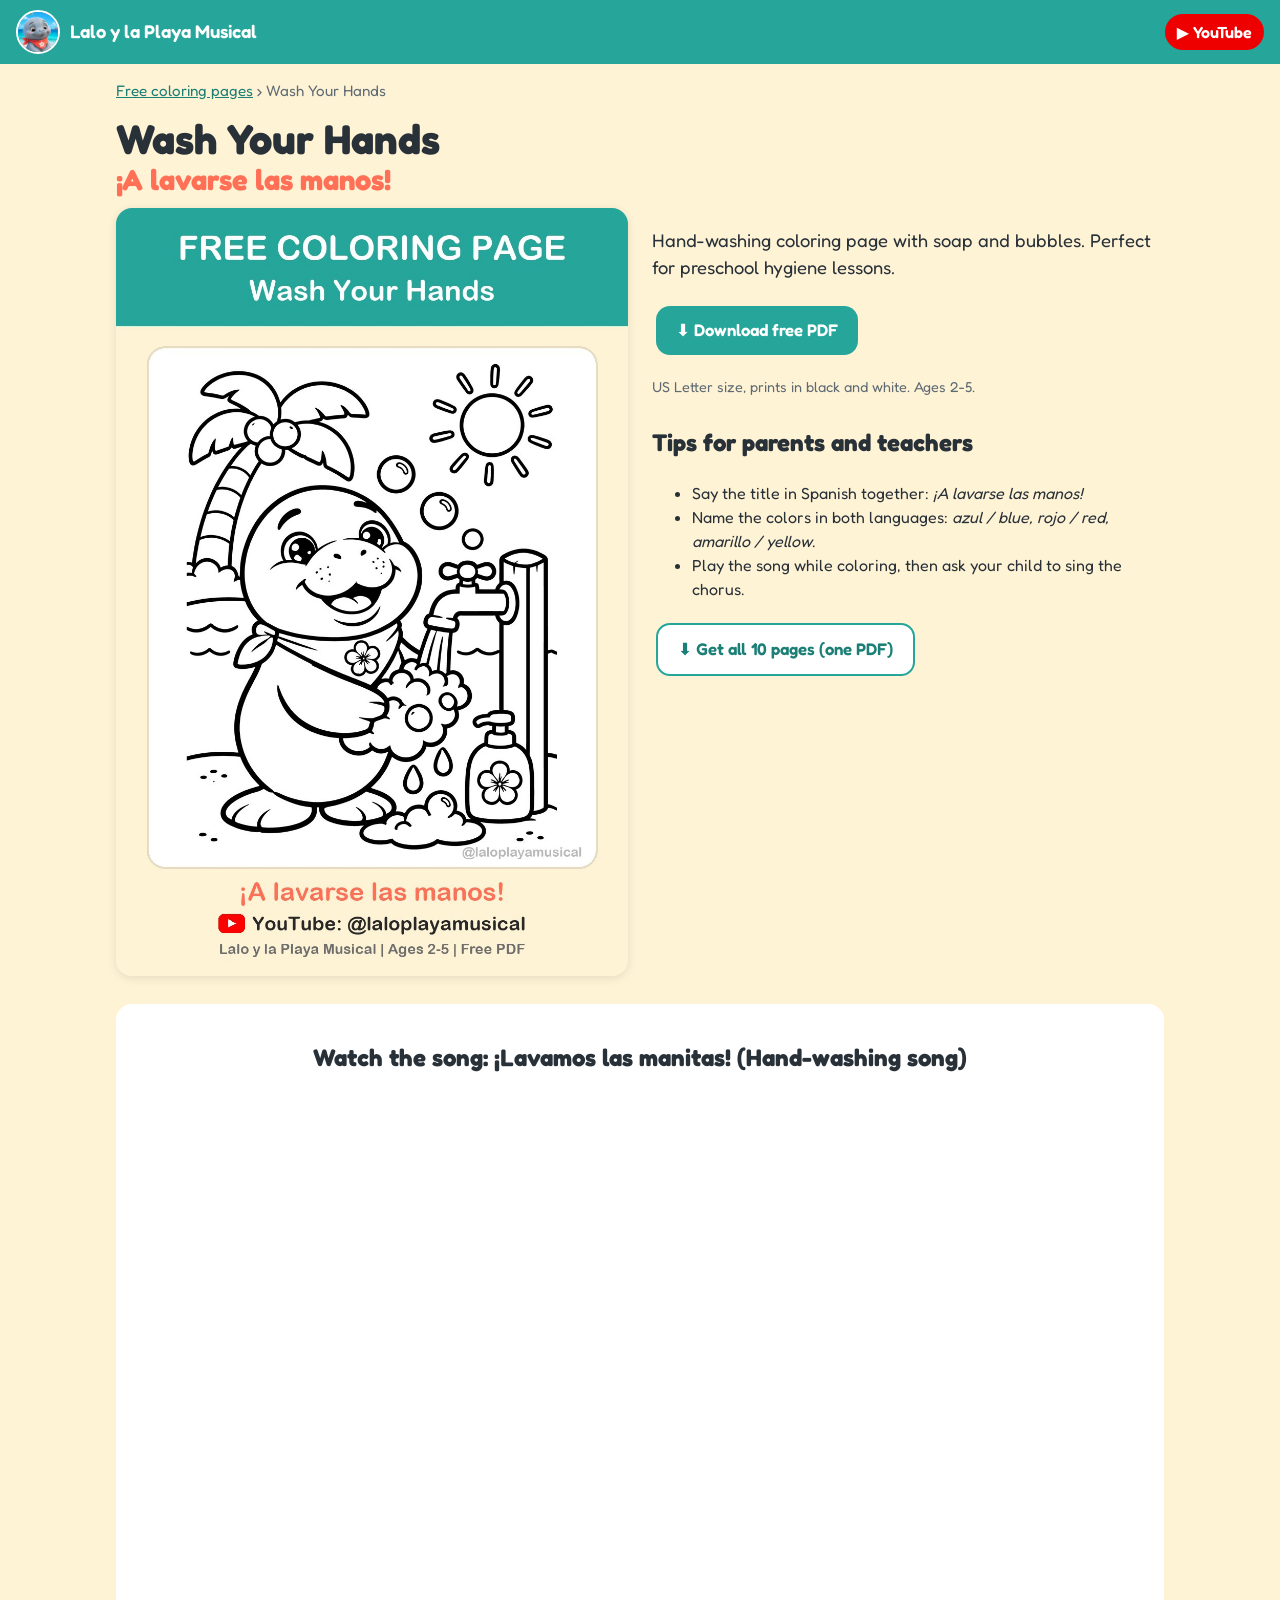
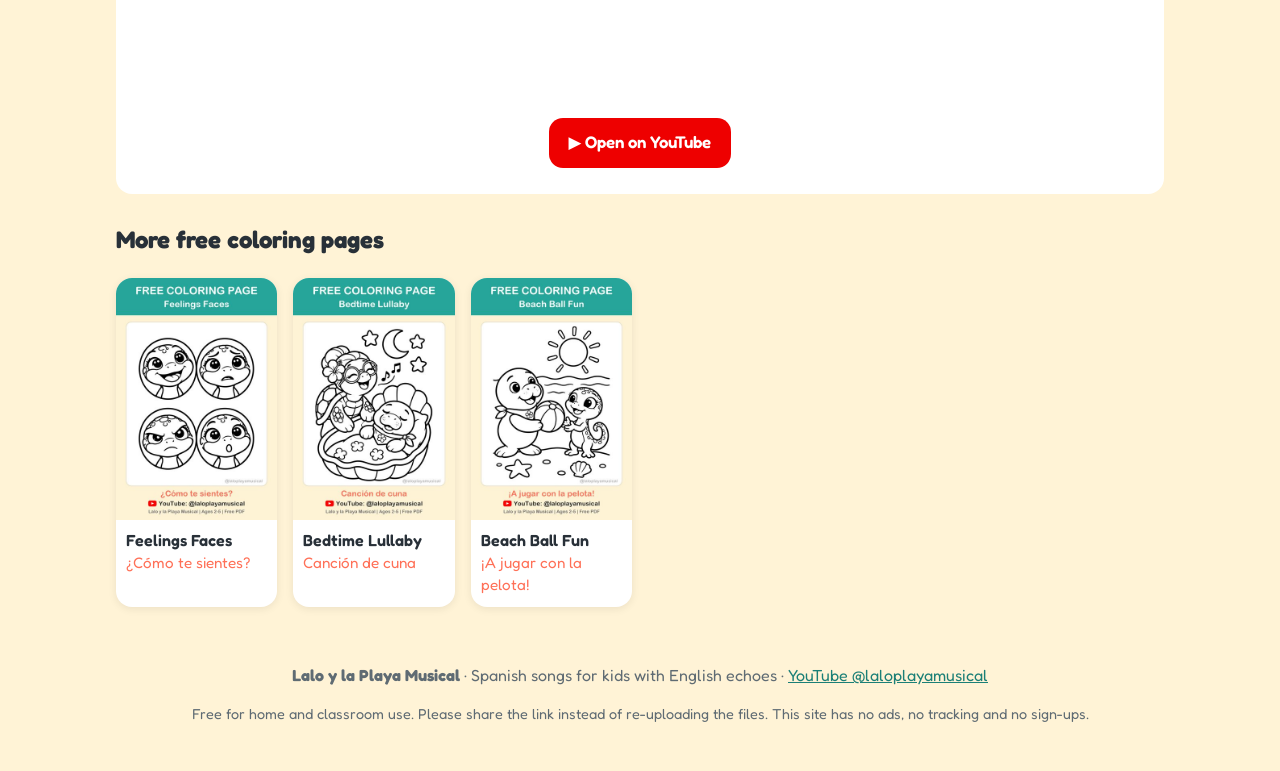
<file: coloring/wash-hands/index.html>
<!doctype html>
<html lang="en">
<head>
<meta charset="utf-8">
<meta name="viewport" content="width=device-width, initial-scale=1">
<title>Wash Your Hands Free Coloring Page (Spanish + English) | Lalo y la Playa Musical</title>
<meta name="description" content="Free printable wash your hands coloring page for toddlers and preschoolers, ages 2-5. ¡A lavarse las manos!. Hand-washing coloring page with soap and bubbles. Perfect for preschool hygiene lessons.">
<meta name="keywords" content="free coloring pages, bilingual printables, Spanish for toddlers, preschool Spanish, páginas para colorear, canciones infantiles, Lalo y la Playa Musical">
<link rel="canonical" href="https://laloplayamusical.github.io/coloring/wash-hands/">
<meta property="og:type" content="website">
<meta property="og:site_name" content="Lalo y la Playa Musical">
<meta property="og:title" content="Wash Your Hands Free Coloring Page (Spanish + English) | Lalo y la Playa Musical">
<meta property="og:description" content="Free printable wash your hands coloring page for toddlers and preschoolers, ages 2-5. ¡A lavarse las manos!. Hand-washing coloring page with soap and bubbles. Perfect for preschool hygiene lessons.">
<meta property="og:url" content="https://laloplayamusical.github.io/coloring/wash-hands/">
<meta property="og:image" content="https://laloplayamusical.github.io/img/pin-07-wash-hands.jpg">
<meta name="twitter:card" content="summary_large_image">

<link rel="icon" href="/img/favicon.png">
<link rel="alternate" type="application/rss+xml" title="Lalo y la Playa Musical printables" href="/feed.xml">
<link rel="stylesheet" href="/style.css">
<script type="application/ld+json">{"@context": "https://schema.org", "@type": "LearningResource", "name": "Wash Your Hands coloring page - ¡A lavarse las manos!", "description": "Hand-washing coloring page with soap and bubbles. Perfect for preschool hygiene lessons.", "url": "https://laloplayamusical.github.io/coloring/wash-hands/", "image": "https://laloplayamusical.github.io/img/pin-07-wash-hands.jpg", "isAccessibleForFree": true, "inLanguage": ["es", "en"], "learningResourceType": "Coloring page", "typicalAgeRange": "2-5", "educationalLevel": "Preschool", "publisher": {"@type": "Organization", "name": "Lalo y la Playa Musical", "sameAs": ["https://www.youtube.com/@laloplayamusical"]}}</script>
</head>
<body>
<header class="top"><a class="logo" href="/"><img src="/img/lalo-avatar.png" alt="Lalo the baby manatee" width="44" height="44">Lalo y la Playa Musical</a>
<a class="yt" href="https://www.youtube.com/@laloplayamusical" rel="noopener">▶ YouTube</a></header>
<main class="detail">
<nav class="crumbs"><a href="/">Free coloring pages</a> › Wash Your Hands</nav>
<h1>Wash Your Hands <span>¡A lavarse las manos!</span></h1>
<div class="grid2">
<img class="preview" src="/img/pin-07-wash-hands.jpg" alt="Wash Your Hands coloring page with Lalo the baby manatee - ¡A lavarse las manos!" width="1000" height="1500">
<div>
<p class="lead">Hand-washing coloring page with soap and bubbles. Perfect for preschool hygiene lessons.</p>
<a class="btn" href="/pdf/lalo-coloring-07-wash-hands.pdf" download>⬇ Download free PDF</a>
<p class="small">US Letter size, prints in black and white. Ages 2-5.</p>
<h2>Tips for parents and teachers</h2>
<ul>
<li>Say the title in Spanish together: <i>¡A lavarse las manos!</i></li>
<li>Name the colors in both languages: <i>azul / blue, rojo / red, amarillo / yellow</i>.</li>
<li>Play the song while coloring, then ask your child to sing the chorus.</li>
</ul>
<a class="btn ghost" href="/pdf/lalo-coloring-pack-all-10.pdf" download>⬇ Get all 10 pages (one PDF)</a>
</div>
</div>
<section class="video"><h2>Watch the song: ¡Lavamos las manitas! (Hand-washing song)</h2>
<div class="short"><iframe src="https://www.youtube-nocookie.com/embed/rRnYZTIVOD8" title="¡Lavamos las manitas! (Hand-washing song)" loading="lazy"
allow="accelerometer; encrypted-media; gyroscope; picture-in-picture" allowfullscreen></iframe></div>
<a class="btn red" href="https://youtube.com/shorts/rRnYZTIVOD8" rel="noopener">▶ Open on YouTube</a></section>
<h2>More free coloring pages</h2>
<div class="cards"><a class="card" href="/coloring/feelings/"><img src="/img/thumb-09-feelings.jpg" alt="Feelings Faces coloring page - ¿Cómo te sientes?" loading="lazy" width="400" height="600">
<span class="en">Feelings Faces</span><span class="es">¿Cómo te sientes?</span></a><a class="card" href="/coloring/bedtime/"><img src="/img/thumb-10-bedtime.jpg" alt="Bedtime Lullaby coloring page - Canción de cuna" loading="lazy" width="400" height="600">
<span class="en">Bedtime Lullaby</span><span class="es">Canción de cuna</span></a><a class="card" href="/coloring/beach-ball/"><img src="/img/thumb-01-beach-ball.jpg" alt="Beach Ball Fun coloring page - ¡A jugar con la pelota!" loading="lazy" width="400" height="600">
<span class="en">Beach Ball Fun</span><span class="es">¡A jugar con la pelota!</span></a></div>
</main>
<footer>
<p><b>Lalo y la Playa Musical</b> · Spanish songs for kids with English echoes · <a href="https://www.youtube.com/@laloplayamusical" rel="noopener">YouTube @laloplayamusical</a></p>
<p class="small">Free for home and classroom use. Please share the link instead of re-uploading the files.
This site has no ads, no tracking and no sign-ups.</p>
</footer>
</body>
</html>
</file>
<file: style.css>
@font-face { font-family: "Fredoka"; src: url("/Fredoka.ttf") format("truetype"); font-weight: 300 700; font-display: swap; }
:root { --sea: #26a69a; --sea-dark: #1b7f76; --sand: #fff3d6; --coral: #ff7057; --ink: #283038; --muted: #5f6b73; --yt: #e00; --card: #fff; }
* { box-sizing: border-box; }
body { margin: 0; font-family: "Fredoka", "Arial Rounded MT Bold", system-ui, sans-serif; color: var(--ink); background: var(--sand); line-height: 1.5; }
a { color: var(--sea-dark); }
img { max-width: 100%; height: auto; display: block; }
.top { display: flex; justify-content: space-between; align-items: center; gap: 12px; padding: 10px 16px; background: var(--sea); }
.logo { display: flex; align-items: center; gap: 10px; color: #fff; font-weight: 600; font-size: 1.15rem; text-decoration: none; }
.logo img { border-radius: 50%; border: 2px solid #fff; }
.yt { color: #fff; background: var(--yt); padding: 6px 12px; border-radius: 999px; text-decoration: none; font-weight: 600; white-space: nowrap; }
main { max-width: 1080px; margin: 0 auto; padding: 16px; }
h1 { font-size: clamp(1.7rem, 4.5vw, 2.6rem); line-height: 1.15; margin: 12px 0; }
h1 span { display: block; color: var(--coral); font-size: .7em; }
h2 { margin-top: 28px; }
.hero { text-align: center; padding: 16px 0 8px; }
.hero p { max-width: 640px; margin: 0 auto 16px; font-size: 1.1rem; }
.btn { display: inline-block; margin: 6px 4px; padding: 12px 20px; border-radius: 14px; background: var(--sea); color: #fff; font-weight: 600; font-size: 1.05rem; text-decoration: none; }
.btn.red { background: var(--yt); }
.btn.ghost { background: #fff; color: var(--sea-dark); border: 2px solid var(--sea); }
.cards { display: grid; grid-template-columns: repeat(auto-fill, minmax(160px, 1fr)); gap: 16px; margin-top: 16px; }
.card { background: var(--card); border-radius: 16px; overflow: hidden; text-decoration: none; color: var(--ink); box-shadow: 0 2px 8px rgba(0,0,0,.08); }
.card span { display: block; padding: 0 10px; }
.card .en { font-weight: 600; padding-top: 8px; }
.card .es { color: var(--coral); padding-bottom: 10px; font-size: .95rem; }
.crumbs { font-size: .95rem; color: var(--muted); }
.grid2 { display: grid; grid-template-columns: minmax(0, 1fr) minmax(0, 1fr); gap: 24px; align-items: start; }
.preview { border-radius: 16px; box-shadow: 0 2px 10px rgba(0,0,0,.1); }
.lead { font-size: 1.15rem; }
.small { font-size: .9rem; color: var(--muted); }
.video { text-align: center; background: #fff; border-radius: 16px; padding: 8px 16px 20px; margin-top: 28px; }
.short { position: relative; width: 100%; max-width: 340px; aspect-ratio: 9 / 16; margin: 0 auto 12px; }
.short iframe { position: absolute; inset: 0; width: 100%; height: 100%; border: 0; border-radius: 12px; }
footer { text-align: center; padding: 24px 16px 32px; color: var(--muted); }
@media (max-width: 720px) { .grid2 { grid-template-columns: 1fr; } .logo { font-size: 1rem; } }
</file>
